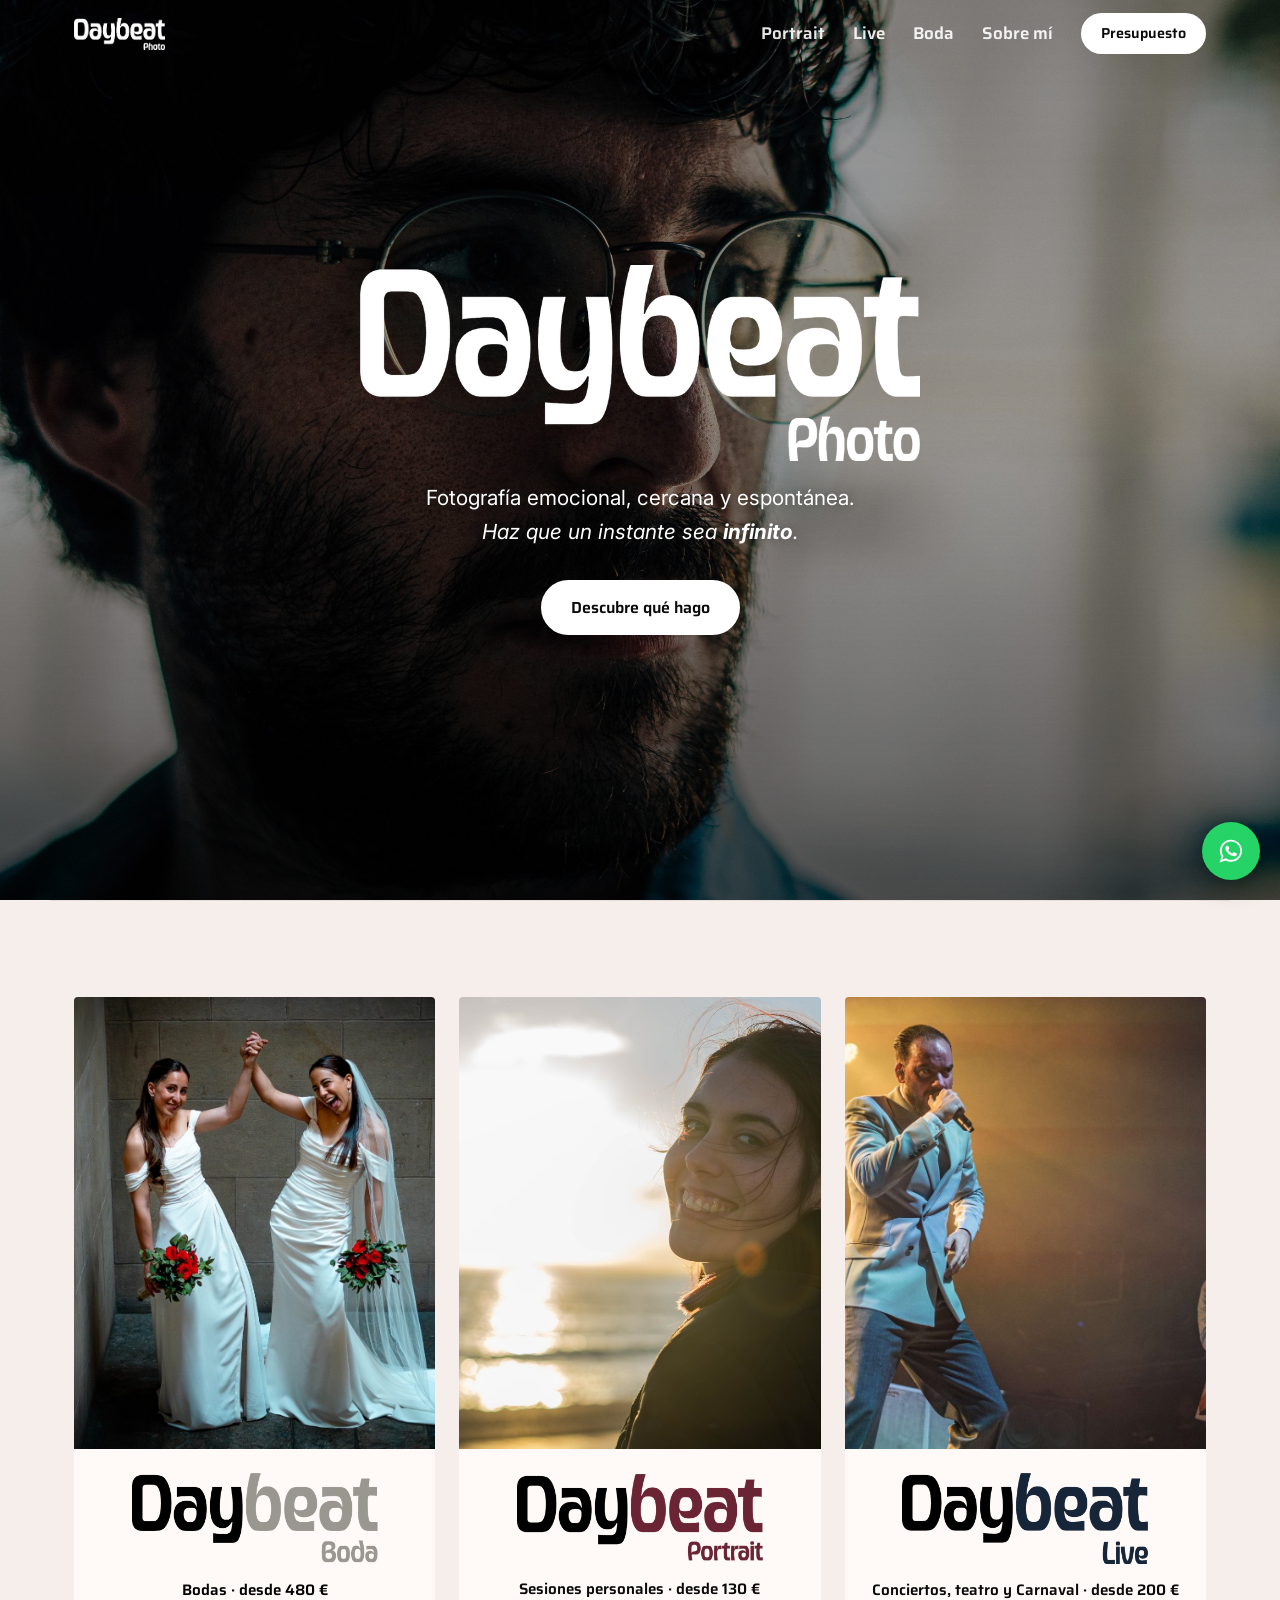
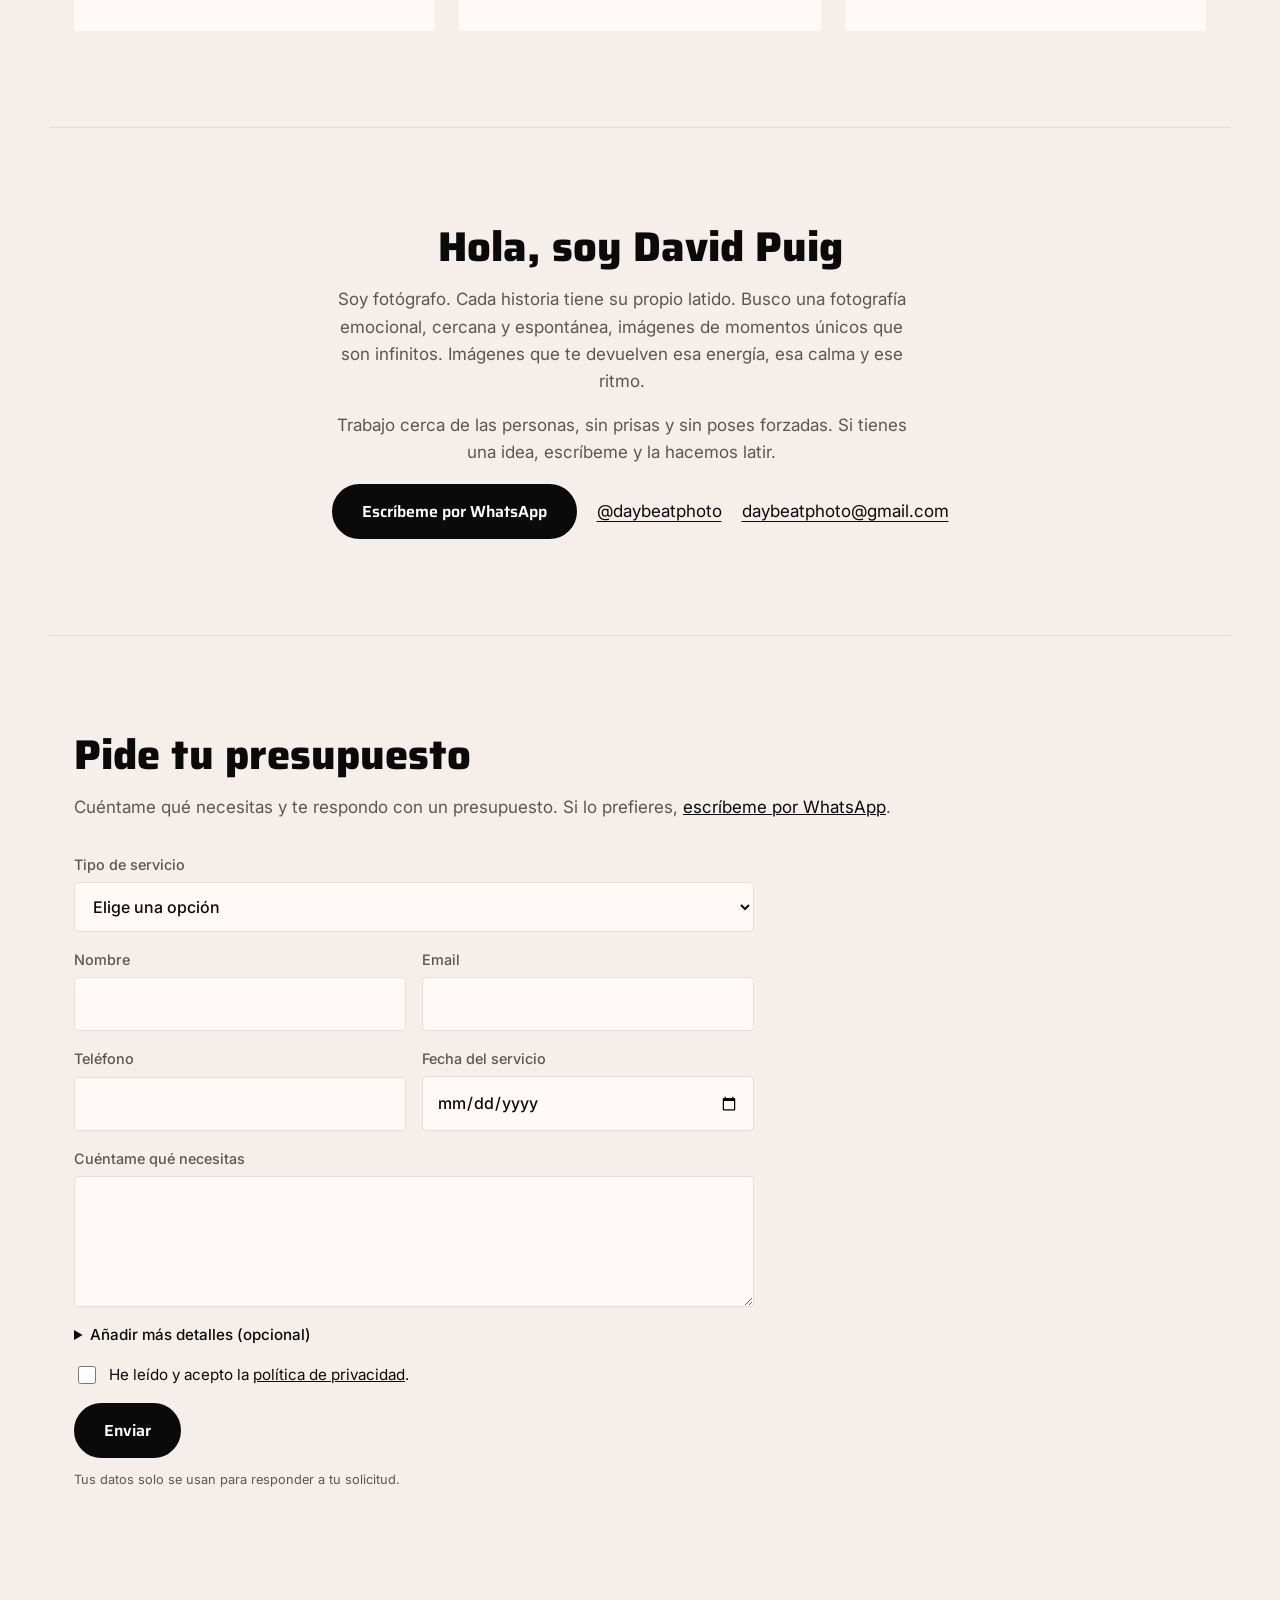
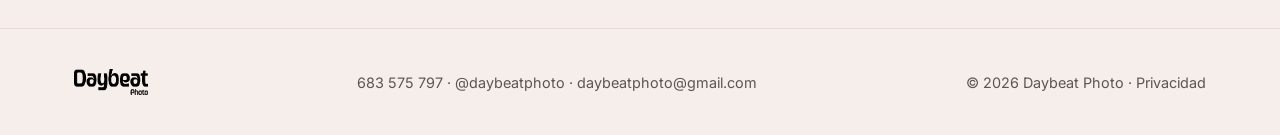
<file: index.html>
<!doctype html>
<html lang="es">
<head>
  <meta charset="utf-8">
  <meta name="viewport" content="width=device-width, initial-scale=1">
  <title>Daybeat Photo · Fotografía en Sabadell</title>
  <meta name="description" content="Daybeat Photo: fotografía emocional de bodas, sesiones personales, conciertos, teatro y Carnaval, por David Puig.">
  <link rel="preconnect" href="https://fonts.googleapis.com">
  <link rel="preconnect" href="https://fonts.gstatic.com" crossorigin>
  <link href="https://fonts.googleapis.com/css2?family=Saira:wght@400;600;800&family=Inter:wght@400;500&display=swap" rel="stylesheet">
  <link rel="stylesheet" href="styles.css">
</head>
<body class="home">
  <header class="nav">
    <a class="logo" href="index.html"><img src="img/daybeat-photo.png" alt="Daybeat Photo, inicio"></a>
    <nav>
      <a href="portrait.html" class="portrait">Portrait</a>
      <a href="live.html" class="live">Live</a>
      <a href="boda.html" class="boda">Boda</a>
      <a href="index.html#sobre-mi" class="nav-about">Sobre mí</a>
      <a href="#contacto" class="btn btn-small">Presupuesto</a>
    </nav>
  </header>

  <main>
    <section class="home-hero">
      <picture class="hero-bg" aria-hidden="true">
        <source media="(max-width: 760px)" srcset="img/hero-home.jpg">
        <img src="img/hero-home.jpg" alt="">
      </picture>
      <div class="home-hero-inner">
        <h1><img src="img/daybeat-photo-white.png" alt="Daybeat Photo"></h1>
        <p class="lead">Fotografía emocional, cercana y espontánea.<br><em>Haz que un instante sea <strong>infinito</strong>.</em></p>
        <a href="#servicios" class="btn btn-light">Descubre qué hago</a>
      </div>
    </section>

    <section id="servicios">
      <div class="cards">
        <a href="boda.html" class="card boda">
          <img class="card-photo" src="img/boda/boda-novias.jpg" alt="">
          <img class="card-logo" src="img/daybeat-boda.png" alt="Daybeat Boda">
          <span>Bodas · desde 480 €</span>
        </a>
        <a href="portrait.html" class="card portrait">
          <img class="card-photo" src="img/portrait/portrait-playa.jpg" alt="">
          <img class="card-logo" src="img/daybeat-portrait.png" alt="Daybeat Portrait">
          <span>Sesiones personales · desde 130 €</span>
        </a>
        <a href="live.html" class="card live">
          <img class="card-photo" src="img/live/live-cantante.jpg" alt="">
          <img class="card-logo" src="img/daybeat-live.png" alt="Daybeat Live">
          <span>Conciertos, teatro y Carnaval · desde 200 €</span>
        </a>
      </div>
    </section>

    <section id="sobre-mi" class="about">
      <div>
        <h2>Hola, soy David Puig</h2>
        <p>Soy fotógrafo. Cada historia tiene su propio latido. Busco una fotografía emocional, cercana y espontánea, imágenes de momentos únicos que son infinitos. Imágenes que te devuelven esa energía, esa calma y ese ritmo.</p>
        <p>Trabajo cerca de las personas, sin prisas y sin poses forzadas. Si tienes una idea, escríbeme y la hacemos latir.</p>
        <div class="contact-links">
          <a class="btn" href="https://wa.me/34683575797" target="_blank" rel="noopener">Escríbeme por WhatsApp</a>
          <a href="https://instagram.com/daybeatphoto" target="_blank" rel="noopener">@daybeatphoto</a>
          <a href="mailto:daybeatphoto@gmail.com">daybeatphoto@gmail.com</a>
        </div>
      </div>
    </section>


    <section id="contacto" class="contact">
      <h2>Pide tu presupuesto</h2>
      <p>Cuéntame qué necesitas y te respondo con un presupuesto. Si lo prefieres, <a href="https://wa.me/34683575797" target="_blank" rel="noopener">escríbeme por WhatsApp</a>.</p>
      <form id="lead-form" novalidate>
        <label>Tipo de servicio
          <select name="servicio" required>
            <option value="">Elige una opción</option>
            <option value="Bodas">Daybeat Boda · Bodas</option>
            <option value="Sesiones personales">Daybeat Portrait · Sesiones personales</option>
            <option value="Conciertos">Daybeat Live · Conciertos, teatro y Carnaval</option>
          </select>
        </label>
        <div class="row">
          <label>Nombre<input name="nombre" required autocomplete="name"></label>
          <label>Email<input name="email" type="email" required autocomplete="email"></label>
        </div>
        <div class="row">
          <label>Teléfono<input name="telefono" type="tel" autocomplete="tel"></label>
          <label>Fecha del servicio<input name="fecha" type="date"></label>
        </div>
        <label>Cuéntame qué necesitas<textarea name="mensaje" rows="4"></textarea></label>
        <details class="more">
          <summary>Añadir más detalles (opcional)</summary>
          <div class="more-fields">
            <div class="row">
              <label>Ubicación<input name="ubicacion"></label>
              <label>Duración<input name="duracion" placeholder="p. ej. 4 horas"></label>
            </div>
            <div class="row">
              <label>Personas<input name="personas" type="number" min="1"></label>
              <label>Presupuesto aproximado<input name="presupuesto" placeholder="p. ej. 800 €"></label>
            </div>
            <label>Extras<input name="extras" placeholder="Álbum, vídeo, segundo fotógrafo..."></label>
          </div>
        </details>
        <label class="check"><input type="checkbox" name="privacidad" required><span>He leído y acepto la <a href="privacidad.html" target="_blank">política de privacidad</a>.</span></label>
        <input name="web" class="hp" tabindex="-1" autocomplete="off" aria-hidden="true">
        <button class="btn" type="submit">Enviar</button>
        <p class="legal">Tus datos solo se usan para responder a tu solicitud.</p>
        <p id="form-status" role="status"></p>
      </form>
    </section>
  </main>

  <footer>
    <a href="index.html"><img src="img/daybeat-photo.png" alt="Daybeat Photo"></a>
    <span><a href="https://wa.me/34683575797">683 575 797</a> · <a href="https://instagram.com/daybeatphoto">@daybeatphoto</a> · <a href="mailto:daybeatphoto@gmail.com">daybeatphoto@gmail.com</a></span>
    <span>© <span id="year"></span> Daybeat Photo · <a href="privacidad.html">Privacidad</a></span>
  </footer>

  <a class="wa-float" href="https://wa.me/34683575797?text=Hola%20David%2C%20he%20visto%20tu%20web%20y%20me%20gustar%C3%ADa%20pedir%20informaci%C3%B3n." target="_blank" rel="noopener" aria-label="Escríbeme por WhatsApp">
    <svg viewBox="0 0 32 32" width="28" height="28" aria-hidden="true"><path fill="currentColor" d="M16 3C9 3 3.3 8.6 3.3 15.6c0 2.4.7 4.7 1.9 6.7L3 29l6.9-2.2c1.9 1 4 1.6 6.1 1.6 7 0 12.7-5.6 12.7-12.6S23 3 16 3zm0 23.1c-1.9 0-3.8-.5-5.4-1.5l-.4-.2-4.1 1.3 1.3-4-.3-.4c-1.1-1.7-1.7-3.6-1.7-5.6C5.4 9.8 10.2 5.1 16 5.1s10.6 4.7 10.6 10.5S21.8 26.1 16 26.1zm5.8-7.8c-.3-.2-1.9-.9-2.2-1s-.5-.2-.7.2-.8 1-1 1.2-.4.2-.7.1c-.3-.2-1.3-.5-2.5-1.6-.9-.8-1.5-1.8-1.7-2.1s0-.5.1-.6l.5-.6c.2-.2.2-.4.3-.6s0-.4 0-.6c-.1-.2-.7-1.7-1-2.3-.3-.6-.5-.5-.7-.5h-.6c-.2 0-.6.1-.9.4s-1.2 1.1-1.2 2.7 1.2 3.1 1.3 3.3c.2.2 2.3 3.5 5.6 4.9 2.8 1.1 3.3.9 3.9.8.6-.1 1.9-.8 2.2-1.5s.3-1.4.2-1.5c-.1-.2-.3-.3-.6-.4z"/></svg>
  </a>
  <script src="main.js"></script>
</body>
</html>
</file>
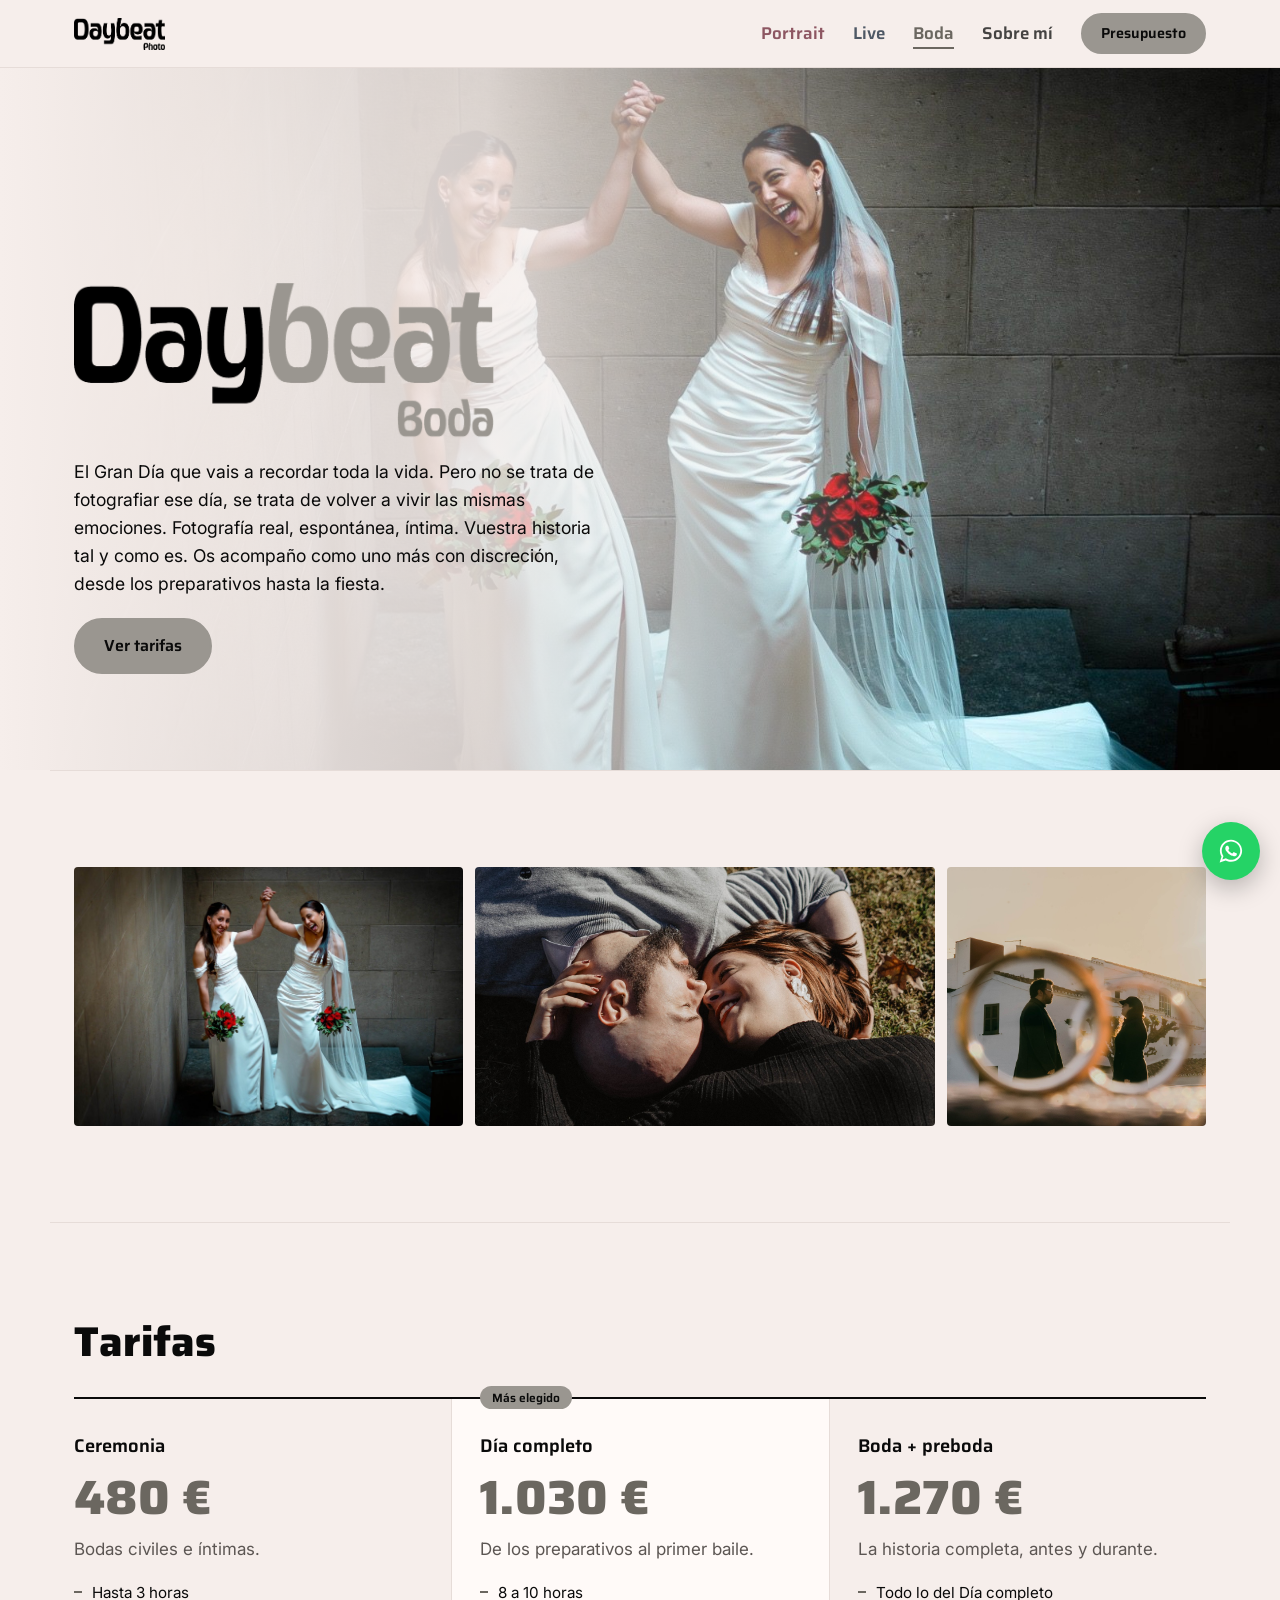
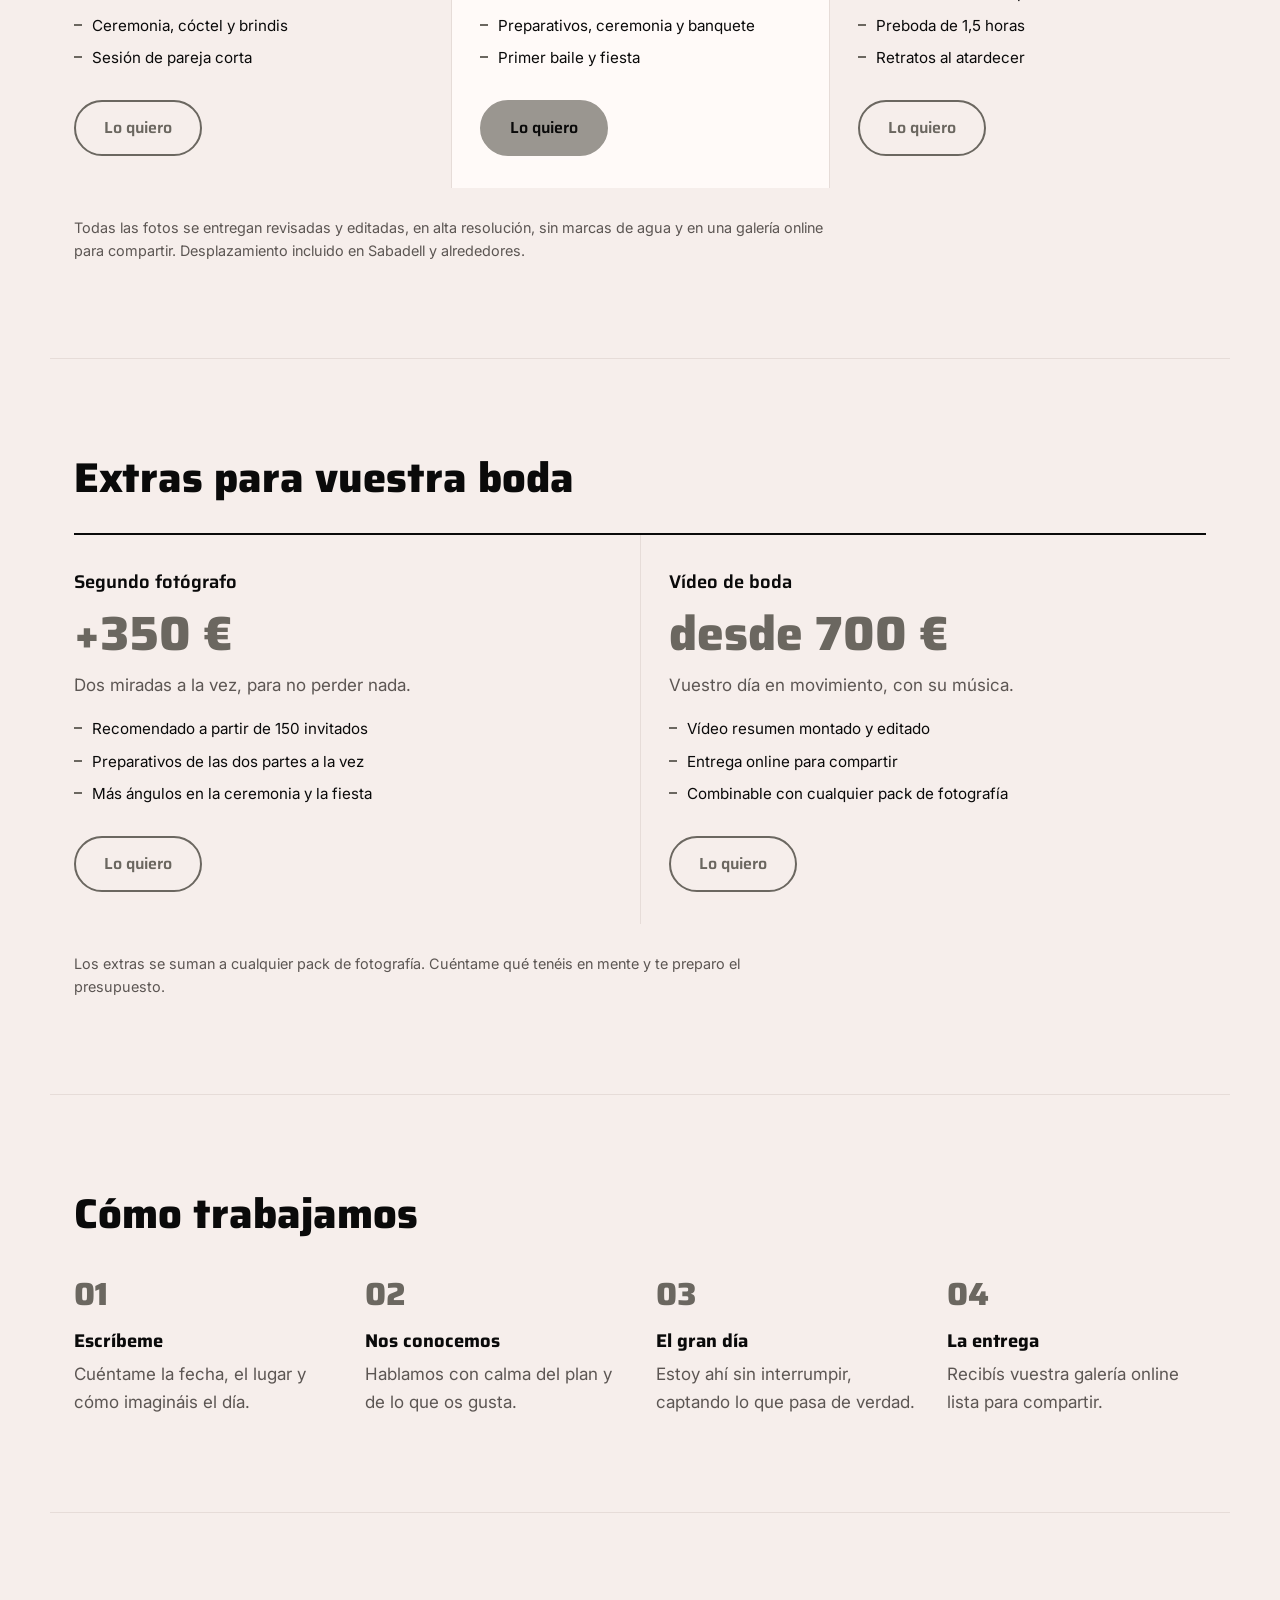
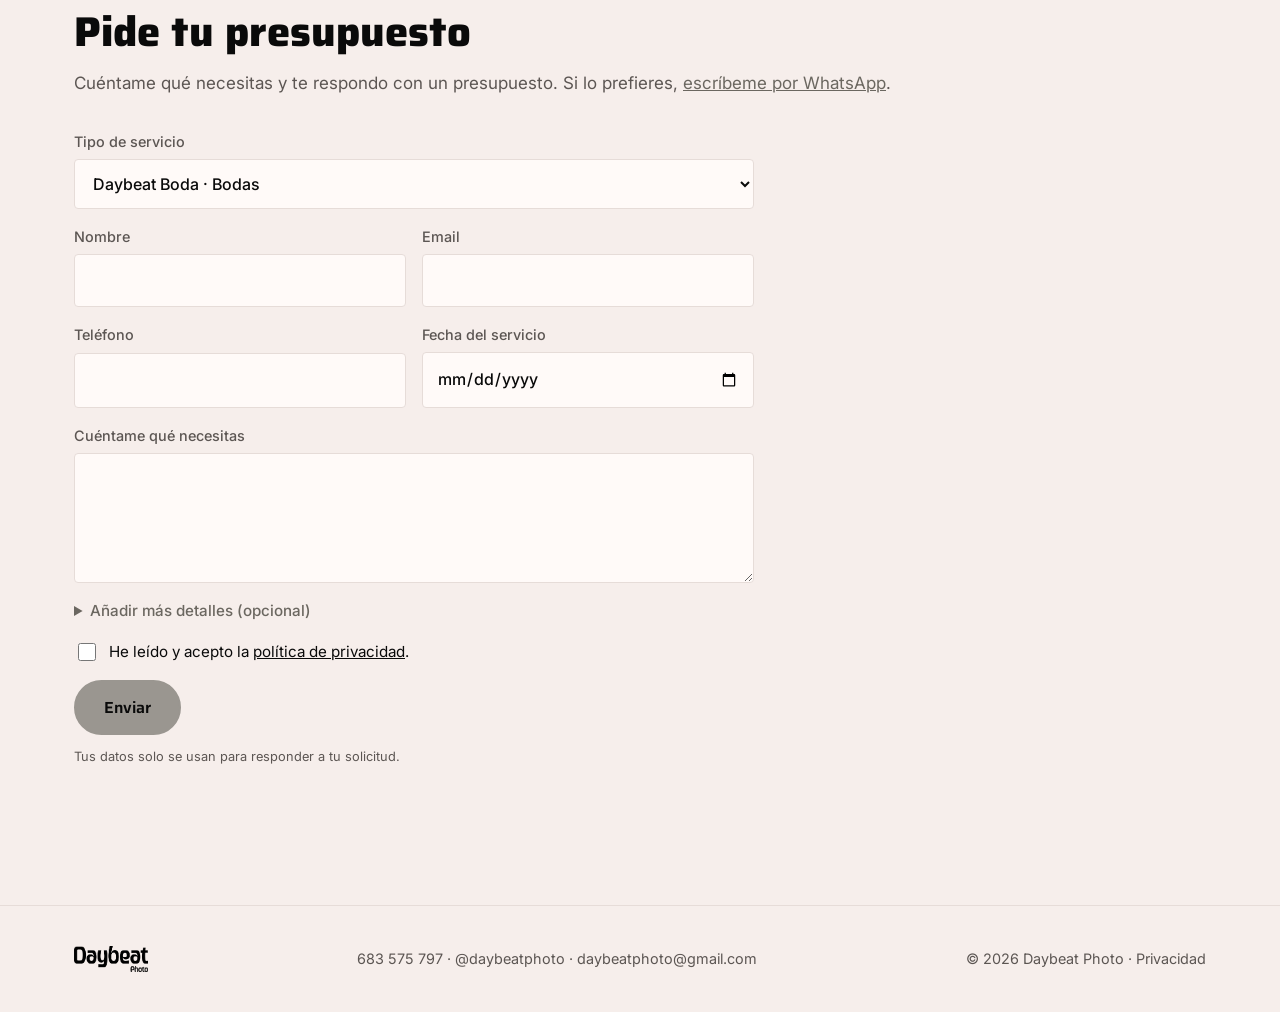
<file: boda.html>
<!doctype html>
<html lang="es">
<head>
  <meta charset="utf-8">
  <meta name="viewport" content="width=device-width, initial-scale=1">
  <title>Daybeat Boda · Fotografía de bodas en Sabadell</title>
  <meta name="description" content="Fotografía de bodas emocional y espontánea en Sabadell. Tarifas desde 480 €.">
  <link rel="preconnect" href="https://fonts.googleapis.com">
  <link rel="preconnect" href="https://fonts.gstatic.com" crossorigin>
  <link href="https://fonts.googleapis.com/css2?family=Saira:wght@400;600;800&family=Inter:wght@400;500&display=swap" rel="stylesheet">
  <link rel="stylesheet" href="styles.css">
</head>
<body class="boda">
  <header class="nav">
    <a class="logo" href="index.html"><img src="img/daybeat-photo.png" alt="Daybeat Photo, inicio"></a>
    <nav>
      <a href="portrait.html" class="portrait">Portrait</a>
      <a href="live.html" class="live">Live</a>
      <a href="boda.html" class="boda" aria-current="page">Boda</a>
      <a href="index.html#sobre-mi" class="nav-about">Sobre mí</a>
      <a href="#contacto" class="btn btn-small">Presupuesto</a>
    </nav>
  </header>

  <main>
    <section class="cover" style="--pos:center 35%">
      <img class="cover-img" src="img/boda/boda-novias.jpg" alt="">
      <div class="cover-inner">
        <img class="brand-logo" src="img/daybeat-boda.png" alt="Daybeat Boda">
        <p class="brand-intro">El Gran Día que vais a recordar toda la vida. Pero no se trata de fotografiar ese día, se trata de volver a vivir las mismas emociones. Fotografía real, espontánea, íntima. Vuestra historia tal y como es. Os acompaño como uno más con discreción, desde los preparativos hasta la fiesta.</p>
        <a href="#tarifas" class="btn">Ver tarifas</a>
      </div>
    </section>

    <section class="work">
      <div class="gallery">
        <div class="g-row">
          <img src="img/boda/boda-novias.jpg" alt="Dos novias celebrando con los ramos en la mano" loading="lazy" style="flex:1.501 1 0%;aspect-ratio:1.501">
          <img src="img/boda/boda-pareja-cesped.jpg" alt="Pareja tumbada en el césped, mejilla con mejilla" loading="lazy" style="flex:1.778 1 0%;aspect-ratio:1.778">
          <img src="img/boda/boda-anillos.jpg" alt="Pareja vista a través de dos alianzas al atardecer" loading="lazy" style="flex:1.000 1 0%;aspect-ratio:1.000">
        </div>
      </div>
    </section>

    <section id="tarifas">
      <h2>Tarifas</h2>
      <div class="packs cols-3">
        <article class="pack">
          <h4>Ceremonia</h4>
          <p class="price">480 €</p>
          <p class="pack-desc">Bodas civiles e íntimas.</p>
          <ul>
            <li>Hasta 3 horas</li>
            <li>Ceremonia, cóctel y brindis</li>
            <li>Sesión de pareja corta</li>
          </ul>
          <a href="#contacto" class="btn btn-outline" data-servicio="Bodas" data-pack="Ceremonia (480 €)">Lo quiero</a>
        </article>
        <article class="pack featured">
          <p class="tag">Más elegido</p>
          <h4>Día completo</h4>
          <p class="price">1.030 €</p>
          <p class="pack-desc">De los preparativos al primer baile.</p>
          <ul>
            <li>8 a 10 horas</li>
            <li>Preparativos, ceremonia y banquete</li>
            <li>Primer baile y fiesta</li>
          </ul>
          <a href="#contacto" class="btn" data-servicio="Bodas" data-pack="Día completo (1.030 €)">Lo quiero</a>
        </article>
        <article class="pack">
          <h4>Boda + preboda</h4>
          <p class="price">1.270 €</p>
          <p class="pack-desc">La historia completa, antes y durante.</p>
          <ul>
            <li>Todo lo del Día completo</li>
            <li>Preboda de 1,5 horas</li>
            <li>Retratos al atardecer</li>
          </ul>
          <a href="#contacto" class="btn btn-outline" data-servicio="Bodas" data-pack="Boda + preboda (1.270 €)">Lo quiero</a>
        </article>
      </div>
      <p class="note">Todas las fotos se entregan revisadas y editadas, en alta resolución, sin marcas de agua y en una galería online para compartir. Desplazamiento incluido en Sabadell y alrededores.</p>
    </section>

    <section id="extras">
      <h2>Extras para vuestra boda</h2>
      <div class="packs cols-2">
        <article class="pack">
          <h4>Segundo fotógrafo</h4>
          <p class="price">+350 €</p>
          <p class="pack-desc">Dos miradas a la vez, para no perder nada.</p>
          <ul>
            <li>Recomendado a partir de 150 invitados</li>
            <li>Preparativos de las dos partes a la vez</li>
            <li>Más ángulos en la ceremonia y la fiesta</li>
          </ul>
          <a href="#contacto" class="btn btn-outline" data-servicio="Bodas" data-pack="Segundo fotógrafo (+350 €)">Lo quiero</a>
        </article>
        <article class="pack">
          <h4>Vídeo de boda</h4>
          <p class="price">desde 700 €</p>
          <p class="pack-desc">Vuestro día en movimiento, con su música.</p>
          <ul>
            <li>Vídeo resumen montado y editado</li>
            <li>Entrega online para compartir</li>
            <li>Combinable con cualquier pack de fotografía</li>
          </ul>
          <a href="#contacto" class="btn btn-outline" data-servicio="Bodas" data-pack="Vídeo de boda (desde 700 €)">Lo quiero</a>
        </article>
      </div>
      <p class="note">Los extras se suman a cualquier pack de fotografía. Cuéntame qué tenéis en mente y te preparo el presupuesto.</p>
    </section>

    <section class="how">
      <h2>Cómo trabajamos</h2>
      <ol class="steps">
        <li><strong>Escríbeme</strong><span>Cuéntame la fecha, el lugar y cómo imagináis el día.</span></li>
        <li><strong>Nos conocemos</strong><span>Hablamos con calma del plan y de lo que os gusta.</span></li>
        <li><strong>El gran día</strong><span>Estoy ahí sin interrumpir, captando lo que pasa de verdad.</span></li>
        <li><strong>La entrega</strong><span>Recibís vuestra galería online lista para compartir.</span></li>
      </ol>
    </section>

    <section id="contacto" class="contact">
      <h2>Pide tu presupuesto</h2>
      <p>Cuéntame qué necesitas y te respondo con un presupuesto. Si lo prefieres, <a href="https://wa.me/34683575797" target="_blank" rel="noopener">escríbeme por WhatsApp</a>.</p>
      <form id="lead-form" novalidate>
        <label>Tipo de servicio
          <select name="servicio" required>
            <option value="">Elige una opción</option>
            <option value="Bodas" selected>Daybeat Boda · Bodas</option>
            <option value="Sesiones personales">Daybeat Portrait · Sesiones personales</option>
            <option value="Conciertos">Daybeat Live · Conciertos, teatro y Carnaval</option>
          </select>
        </label>
        <div class="row">
          <label>Nombre<input name="nombre" required autocomplete="name"></label>
          <label>Email<input name="email" type="email" required autocomplete="email"></label>
        </div>
        <div class="row">
          <label>Teléfono<input name="telefono" type="tel" autocomplete="tel"></label>
          <label>Fecha del servicio<input name="fecha" type="date"></label>
        </div>
        <label>Cuéntame qué necesitas<textarea name="mensaje" rows="4"></textarea></label>
        <details class="more">
          <summary>Añadir más detalles (opcional)</summary>
          <div class="more-fields">
            <div class="row">
              <label>Ubicación<input name="ubicacion"></label>
              <label>Duración<input name="duracion" placeholder="p. ej. 4 horas"></label>
            </div>
            <div class="row">
              <label>Personas<input name="personas" type="number" min="1"></label>
              <label>Presupuesto aproximado<input name="presupuesto" placeholder="p. ej. 800 €"></label>
            </div>
            <label>Extras<input name="extras" placeholder="Álbum, vídeo, segundo fotógrafo..."></label>
          </div>
        </details>
        <label class="check"><input type="checkbox" name="privacidad" required><span>He leído y acepto la <a href="privacidad.html" target="_blank">política de privacidad</a>.</span></label>
        <input name="web" class="hp" tabindex="-1" autocomplete="off" aria-hidden="true">
        <button class="btn" type="submit">Enviar</button>
        <p class="legal">Tus datos solo se usan para responder a tu solicitud.</p>
        <p id="form-status" role="status"></p>
      </form>
    </section>
  </main>

  <footer>
    <a href="index.html"><img src="img/daybeat-photo.png" alt="Daybeat Photo"></a>
    <span><a href="https://wa.me/34683575797">683 575 797</a> · <a href="https://instagram.com/daybeatphoto">@daybeatphoto</a> · <a href="mailto:daybeatphoto@gmail.com">daybeatphoto@gmail.com</a></span>
    <span>© <span id="year"></span> Daybeat Photo · <a href="privacidad.html">Privacidad</a></span>
  </footer>

  <a class="wa-float" href="https://wa.me/34683575797?text=Hola%20David%2C%20he%20visto%20tu%20web%20y%20me%20gustar%C3%ADa%20pedir%20informaci%C3%B3n." target="_blank" rel="noopener" aria-label="Escríbeme por WhatsApp">
    <svg viewBox="0 0 32 32" width="28" height="28" aria-hidden="true"><path fill="currentColor" d="M16 3C9 3 3.3 8.6 3.3 15.6c0 2.4.7 4.7 1.9 6.7L3 29l6.9-2.2c1.9 1 4 1.6 6.1 1.6 7 0 12.7-5.6 12.7-12.6S23 3 16 3zm0 23.1c-1.9 0-3.8-.5-5.4-1.5l-.4-.2-4.1 1.3 1.3-4-.3-.4c-1.1-1.7-1.7-3.6-1.7-5.6C5.4 9.8 10.2 5.1 16 5.1s10.6 4.7 10.6 10.5S21.8 26.1 16 26.1zm5.8-7.8c-.3-.2-1.9-.9-2.2-1s-.5-.2-.7.2-.8 1-1 1.2-.4.2-.7.1c-.3-.2-1.3-.5-2.5-1.6-.9-.8-1.5-1.8-1.7-2.1s0-.5.1-.6l.5-.6c.2-.2.2-.4.3-.6s0-.4 0-.6c-.1-.2-.7-1.7-1-2.3-.3-.6-.5-.5-.7-.5h-.6c-.2 0-.6.1-.9.4s-1.2 1.1-1.2 2.7 1.2 3.1 1.3 3.3c.2.2 2.3 3.5 5.6 4.9 2.8 1.1 3.3.9 3.9.8.6-.1 1.9-.8 2.2-1.5s.3-1.4.2-1.5c-.1-.2-.3-.3-.6-.4z"/></svg>
  </a>
  <script src="main.js"></script>
</body>
</html>
</file>
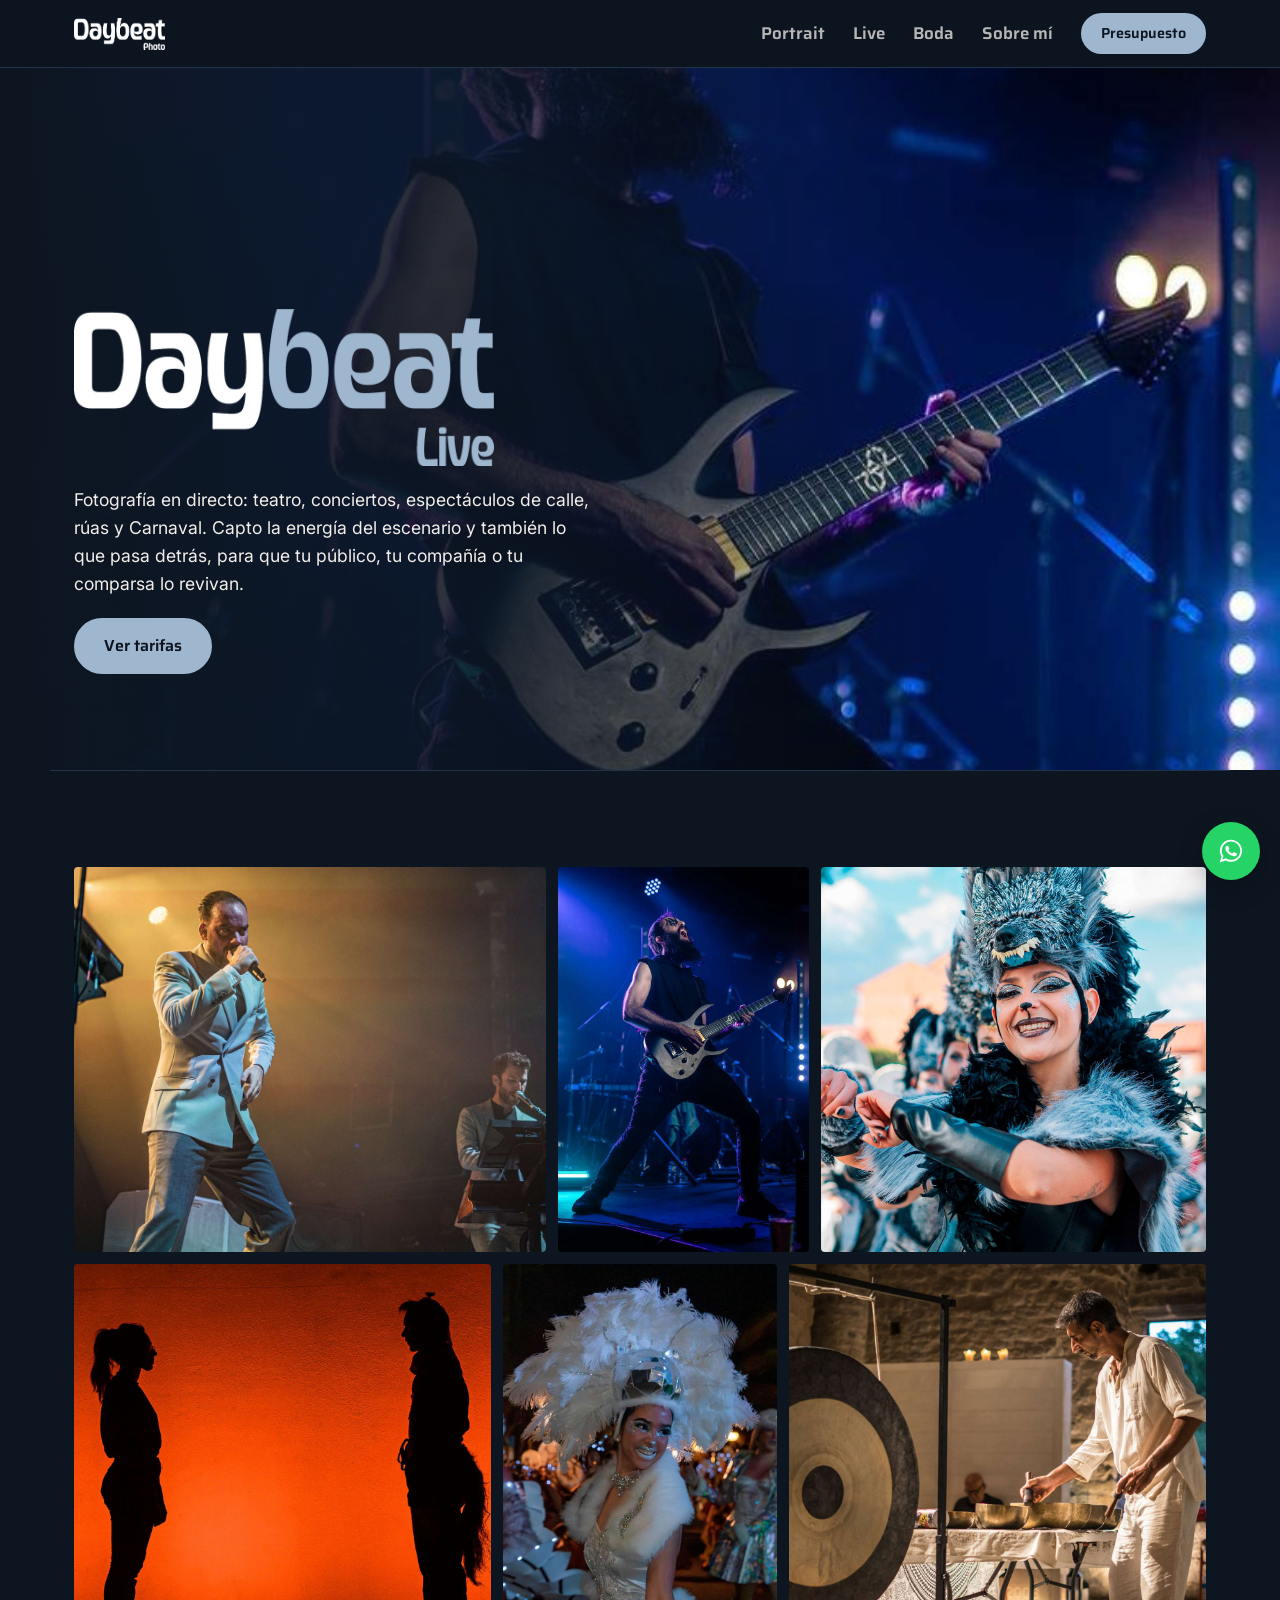
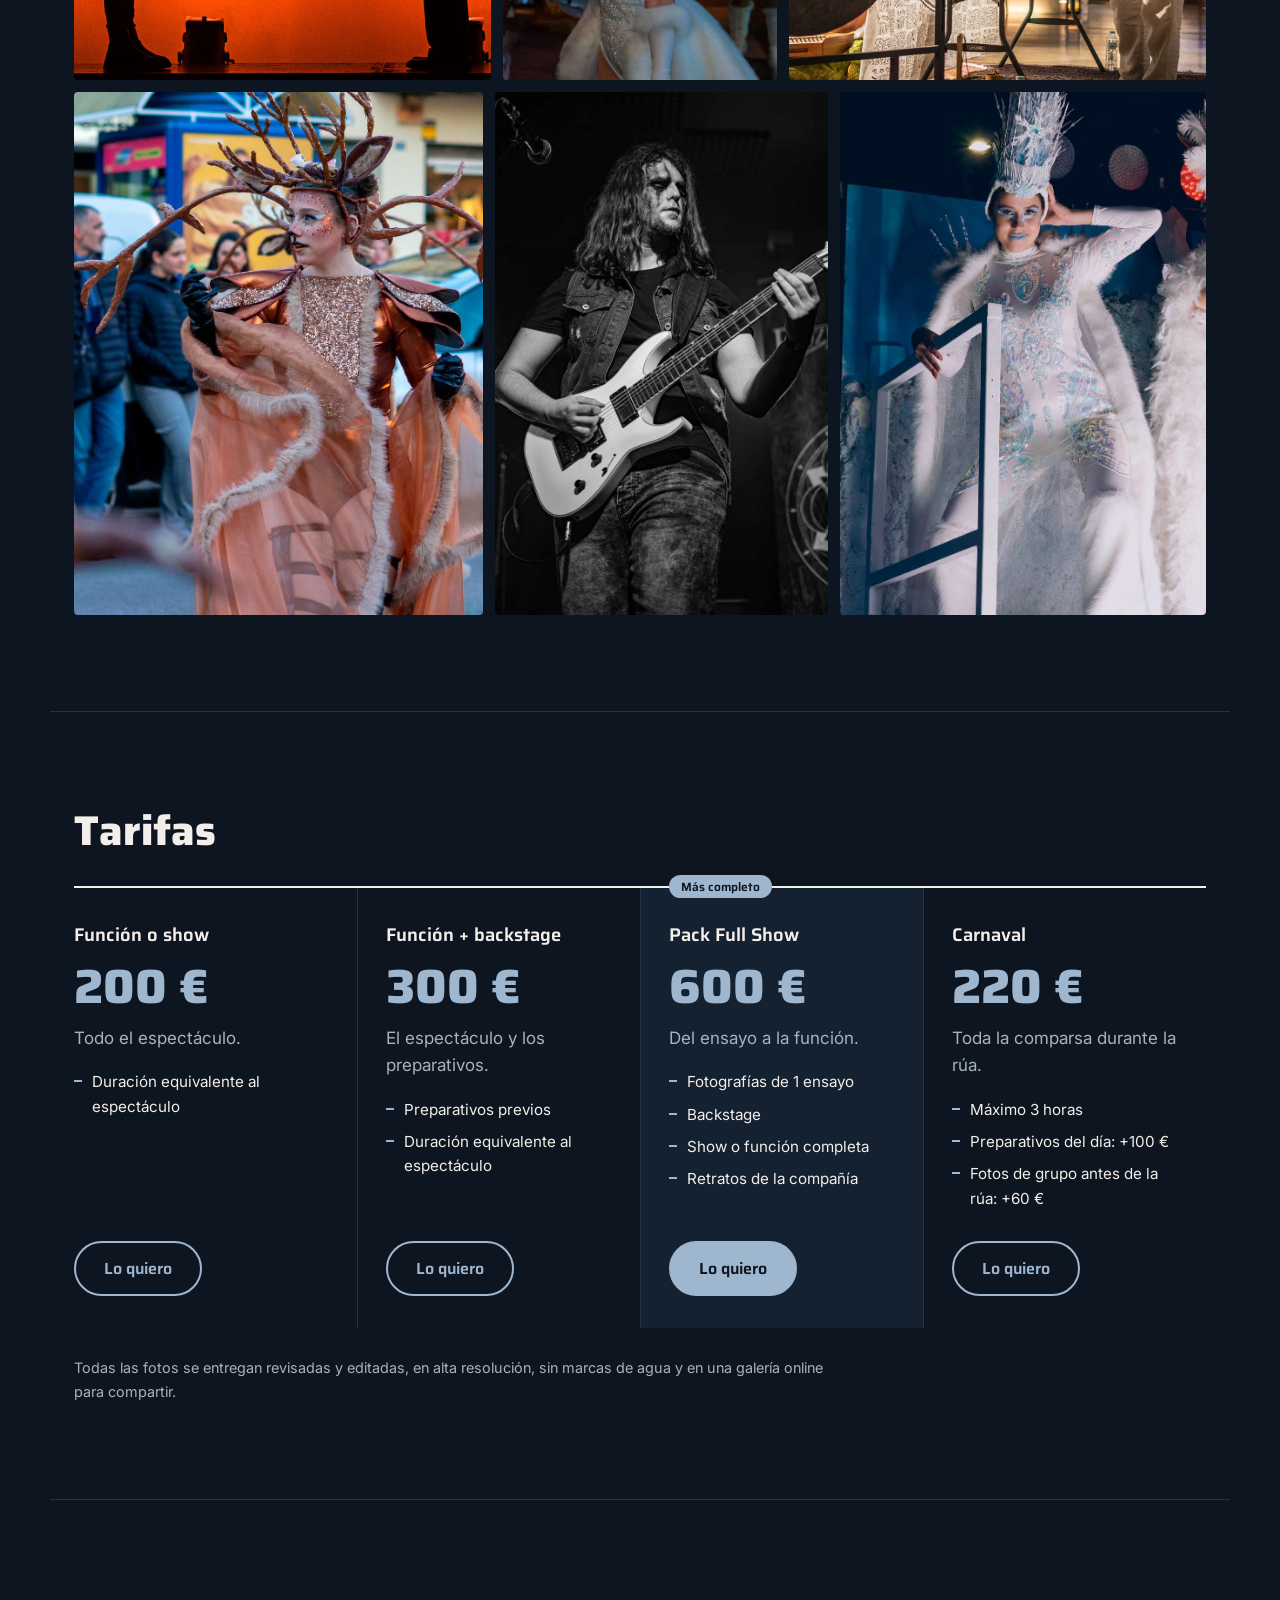
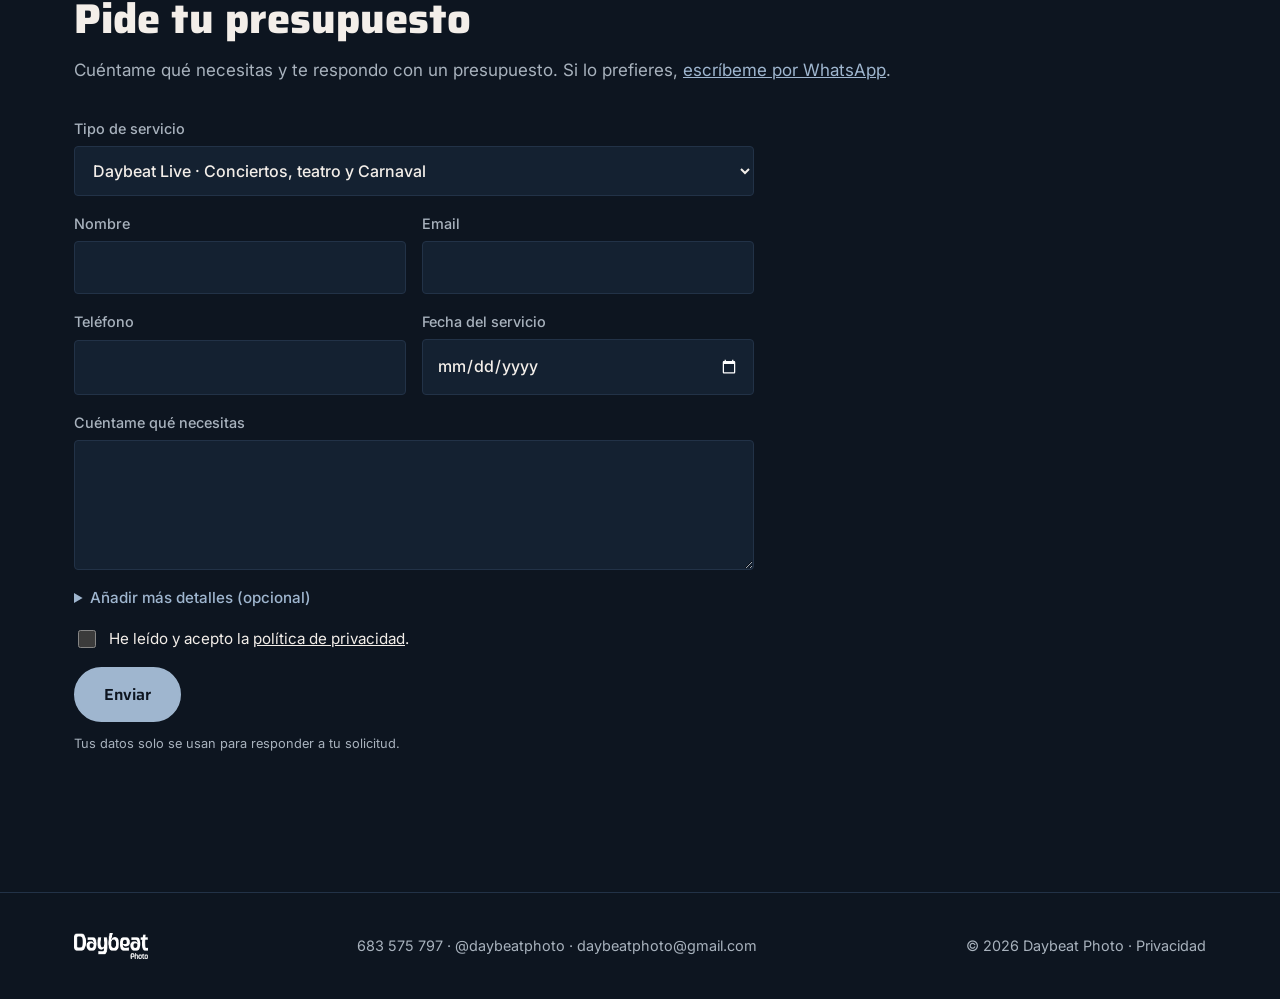
<file: live.html>
<!doctype html>
<html lang="es">
<head>
  <meta charset="utf-8">
  <meta name="viewport" content="width=device-width, initial-scale=1">
  <title>Daybeat Live · Fotografía de conciertos, teatro y Carnaval</title>
  <meta name="description" content="Fotografía en directo: conciertos, teatro, espectáculos de calle y Carnaval. Desde 200 €.">
  <link rel="preconnect" href="https://fonts.googleapis.com">
  <link rel="preconnect" href="https://fonts.gstatic.com" crossorigin>
  <link href="https://fonts.googleapis.com/css2?family=Saira:wght@400;600;800&family=Inter:wght@400;500&display=swap" rel="stylesheet">
  <link rel="stylesheet" href="styles.css">
</head>
<body class="live dark">
  <header class="nav">
    <a class="logo" href="index.html"><img src="img/daybeat-photo-white.png" alt="Daybeat Photo, inicio"></a>
    <nav>
      <a href="portrait.html" class="portrait">Portrait</a>
      <a href="live.html" class="live">Live</a>
      <a href="boda.html" class="boda">Boda</a>
      <a href="index.html#sobre-mi" class="nav-about">Sobre mí</a>
      <a href="#contacto" class="btn btn-small">Presupuesto</a>
    </nav>
  </header>

  <main>
    <section class="cover" style="--pos:center 30%">
      <img class="cover-img" src="img/live/live-guitarrista.jpg" alt="">
      <div class="cover-inner">
        <img class="brand-logo" src="img/daybeat-live-dark.png" alt="Daybeat Live">
        <p class="brand-intro">Fotografía en directo: teatro, conciertos, espectáculos de calle, rúas y Carnaval. Capto la energía del escenario y también lo que pasa detrás, para que tu público, tu compañía o tu comparsa lo revivan.</p>
        <a href="#tarifas" class="btn">Ver tarifas</a>
      </div>
    </section>

    <section class="work">
      <div class="gallery">
        <div class="g-row">
          <img src="img/live/live-cantante.jpg" alt="Cantante en concierto" loading="lazy" style="flex:1.228 1 0%;aspect-ratio:1.228">
          <img src="img/live/live-guitarrista.jpg" alt="Guitarrista en directo" loading="lazy" style="flex:0.652 1 0%;aspect-ratio:0.652">
          <img src="img/live/live-carnaval-lobo.jpg" alt="Comparsa de Carnaval con disfraz de lobo" loading="lazy" style="flex:1.000 1 0%;aspect-ratio:1.000">
        </div>
        <div class="g-row">
          <img src="img/live/live-teatro.jpg" alt="Siluetas en una obra de teatro" loading="lazy" style="flex:1.000 1 0%;aspect-ratio:1.000">
          <img src="img/live/live-carnaval-plumas.jpg" alt="Comparsa de Carnaval de noche" loading="lazy" style="flex:0.659 1 0%;aspect-ratio:0.659">
          <img src="img/live/live-gong.jpg" alt="Concierto de gong y cuencos" loading="lazy" style="flex:1.000 1 0%;aspect-ratio:1.000">
        </div>
        <div class="g-row">
          <img src="img/live/live-carnaval-ciervo.jpg" alt="Rúa de Carnaval" loading="lazy" style="flex:0.782 1 0%;aspect-ratio:0.782">
          <img src="img/live/live-guitarra-bn.jpg" alt="Guitarrista en blanco y negro" loading="lazy" style="flex:0.637 1 0%;aspect-ratio:0.637">
          <img src="img/live/live-carnaval-reina.jpg" alt="Carnaval, reina de las nieves" loading="lazy" style="flex:0.701 1 0%;aspect-ratio:0.701">
        </div>
      </div>
    </section>

    <section id="tarifas">
      <h2>Tarifas</h2>
      <div class="packs cols-4">
        <article class="pack">
          <h4>Función o show</h4>
          <p class="price">200 €</p>
          <p class="pack-desc">Todo el espectáculo.</p>
          <ul>
            <li>Duración equivalente al espectáculo</li>
          </ul>
          <a href="#contacto" class="btn btn-outline" data-servicio="Conciertos" data-pack="Función o show (200 €)">Lo quiero</a>
        </article>
        <article class="pack">
          <h4>Función + backstage</h4>
          <p class="price">300 €</p>
          <p class="pack-desc">El espectáculo y los preparativos.</p>
          <ul>
            <li>Preparativos previos</li>
            <li>Duración equivalente al espectáculo</li>
          </ul>
          <a href="#contacto" class="btn btn-outline" data-servicio="Conciertos" data-pack="Función + backstage (300 €)">Lo quiero</a>
        </article>
        <article class="pack featured">
          <p class="tag">Más completo</p>
          <h4>Pack Full Show</h4>
          <p class="price">600 €</p>
          <p class="pack-desc">Del ensayo a la función.</p>
          <ul>
            <li>Fotografías de 1 ensayo</li>
            <li>Backstage</li>
            <li>Show o función completa</li>
            <li>Retratos de la compañía</li>
          </ul>
          <a href="#contacto" class="btn" data-servicio="Conciertos" data-pack="Pack Full Show (600 €)">Lo quiero</a>
        </article>
        <article class="pack">
          <h4>Carnaval</h4>
          <p class="price">220 €</p>
          <p class="pack-desc">Toda la comparsa durante la rúa.</p>
          <ul>
            <li>Máximo 3 horas</li>
            <li>Preparativos del día: +100 €</li>
            <li>Fotos de grupo antes de la rúa: +60 €</li>
          </ul>
          <a href="#contacto" class="btn btn-outline" data-servicio="Conciertos" data-pack="Carnaval (220 €)">Lo quiero</a>
        </article>
      </div>
      <p class="note">Todas las fotos se entregan revisadas y editadas, en alta resolución, sin marcas de agua y en una galería online para compartir.</p>
    </section>

    <section id="contacto" class="contact">
      <h2>Pide tu presupuesto</h2>
      <p>Cuéntame qué necesitas y te respondo con un presupuesto. Si lo prefieres, <a href="https://wa.me/34683575797" target="_blank" rel="noopener">escríbeme por WhatsApp</a>.</p>
      <form id="lead-form" novalidate>
        <label>Tipo de servicio
          <select name="servicio" required>
            <option value="">Elige una opción</option>
            <option value="Bodas">Daybeat Boda · Bodas</option>
            <option value="Sesiones personales">Daybeat Portrait · Sesiones personales</option>
            <option value="Conciertos" selected>Daybeat Live · Conciertos, teatro y Carnaval</option>
          </select>
        </label>
        <div class="row">
          <label>Nombre<input name="nombre" required autocomplete="name"></label>
          <label>Email<input name="email" type="email" required autocomplete="email"></label>
        </div>
        <div class="row">
          <label>Teléfono<input name="telefono" type="tel" autocomplete="tel"></label>
          <label>Fecha del servicio<input name="fecha" type="date"></label>
        </div>
        <label>Cuéntame qué necesitas<textarea name="mensaje" rows="4"></textarea></label>
        <details class="more">
          <summary>Añadir más detalles (opcional)</summary>
          <div class="more-fields">
            <div class="row">
              <label>Ubicación<input name="ubicacion"></label>
              <label>Duración<input name="duracion" placeholder="p. ej. 4 horas"></label>
            </div>
            <div class="row">
              <label>Personas<input name="personas" type="number" min="1"></label>
              <label>Presupuesto aproximado<input name="presupuesto" placeholder="p. ej. 800 €"></label>
            </div>
            <label>Extras<input name="extras" placeholder="Álbum, vídeo, segundo fotógrafo..."></label>
          </div>
        </details>
        <label class="check"><input type="checkbox" name="privacidad" required><span>He leído y acepto la <a href="privacidad.html" target="_blank">política de privacidad</a>.</span></label>
        <input name="web" class="hp" tabindex="-1" autocomplete="off" aria-hidden="true">
        <button class="btn" type="submit">Enviar</button>
        <p class="legal">Tus datos solo se usan para responder a tu solicitud.</p>
        <p id="form-status" role="status"></p>
      </form>
    </section>
  </main>

  <footer>
    <a href="index.html"><img src="img/daybeat-photo-white.png" alt="Daybeat Photo"></a>
    <span><a href="https://wa.me/34683575797">683 575 797</a> · <a href="https://instagram.com/daybeatphoto">@daybeatphoto</a> · <a href="mailto:daybeatphoto@gmail.com">daybeatphoto@gmail.com</a></span>
    <span>© <span id="year"></span> Daybeat Photo · <a href="privacidad.html">Privacidad</a></span>
  </footer>

  <a class="wa-float" href="https://wa.me/34683575797?text=Hola%20David%2C%20he%20visto%20tu%20web%20y%20me%20gustar%C3%ADa%20pedir%20informaci%C3%B3n." target="_blank" rel="noopener" aria-label="Escríbeme por WhatsApp">
    <svg viewBox="0 0 32 32" width="28" height="28" aria-hidden="true"><path fill="currentColor" d="M16 3C9 3 3.3 8.6 3.3 15.6c0 2.4.7 4.7 1.9 6.7L3 29l6.9-2.2c1.9 1 4 1.6 6.1 1.6 7 0 12.7-5.6 12.7-12.6S23 3 16 3zm0 23.1c-1.9 0-3.8-.5-5.4-1.5l-.4-.2-4.1 1.3 1.3-4-.3-.4c-1.1-1.7-1.7-3.6-1.7-5.6C5.4 9.8 10.2 5.1 16 5.1s10.6 4.7 10.6 10.5S21.8 26.1 16 26.1zm5.8-7.8c-.3-.2-1.9-.9-2.2-1s-.5-.2-.7.2-.8 1-1 1.2-.4.2-.7.1c-.3-.2-1.3-.5-2.5-1.6-.9-.8-1.5-1.8-1.7-2.1s0-.5.1-.6l.5-.6c.2-.2.2-.4.3-.6s0-.4 0-.6c-.1-.2-.7-1.7-1-2.3-.3-.6-.5-.5-.7-.5h-.6c-.2 0-.6.1-.9.4s-1.2 1.1-1.2 2.7 1.2 3.1 1.3 3.3c.2.2 2.3 3.5 5.6 4.9 2.8 1.1 3.3.9 3.9.8.6-.1 1.9-.8 2.2-1.5s.3-1.4.2-1.5c-.1-.2-.3-.3-.6-.4z"/></svg>
  </a>
  <script src="main.js"></script>
</body>
</html>
</file>
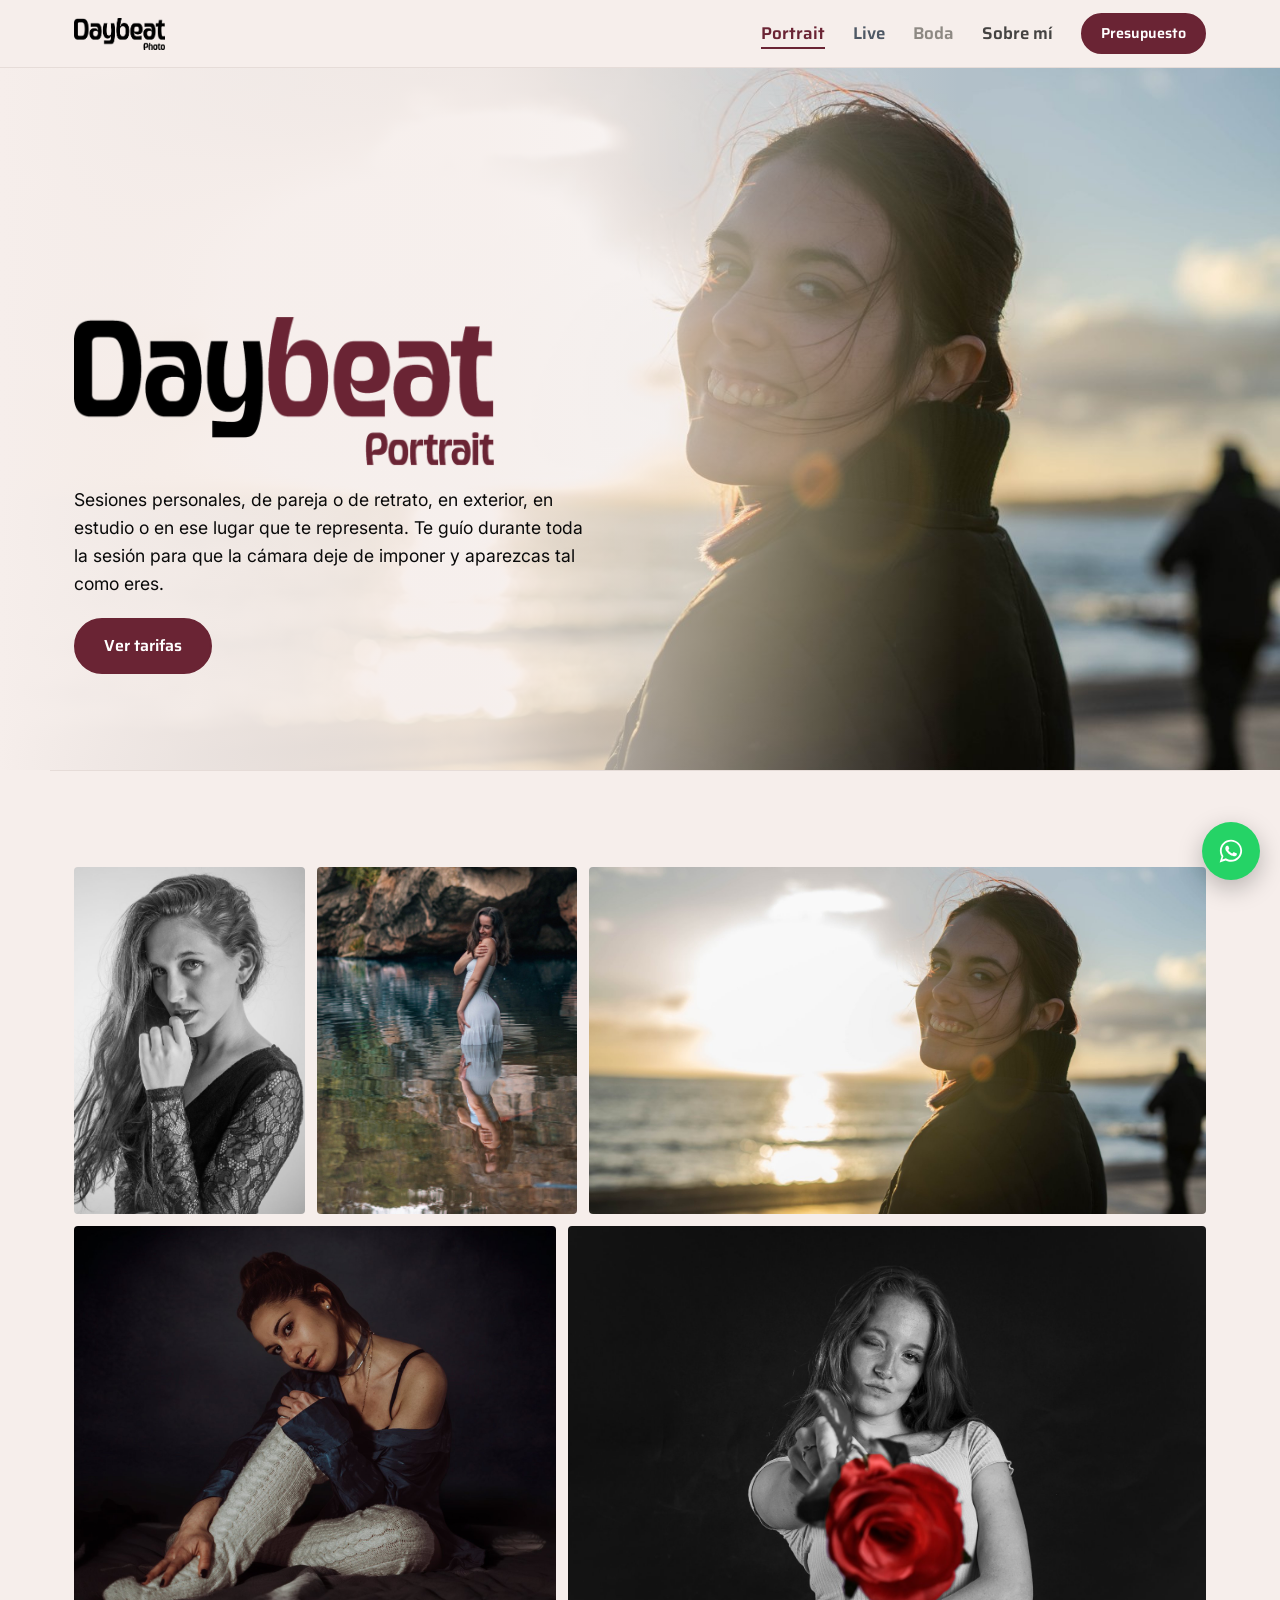
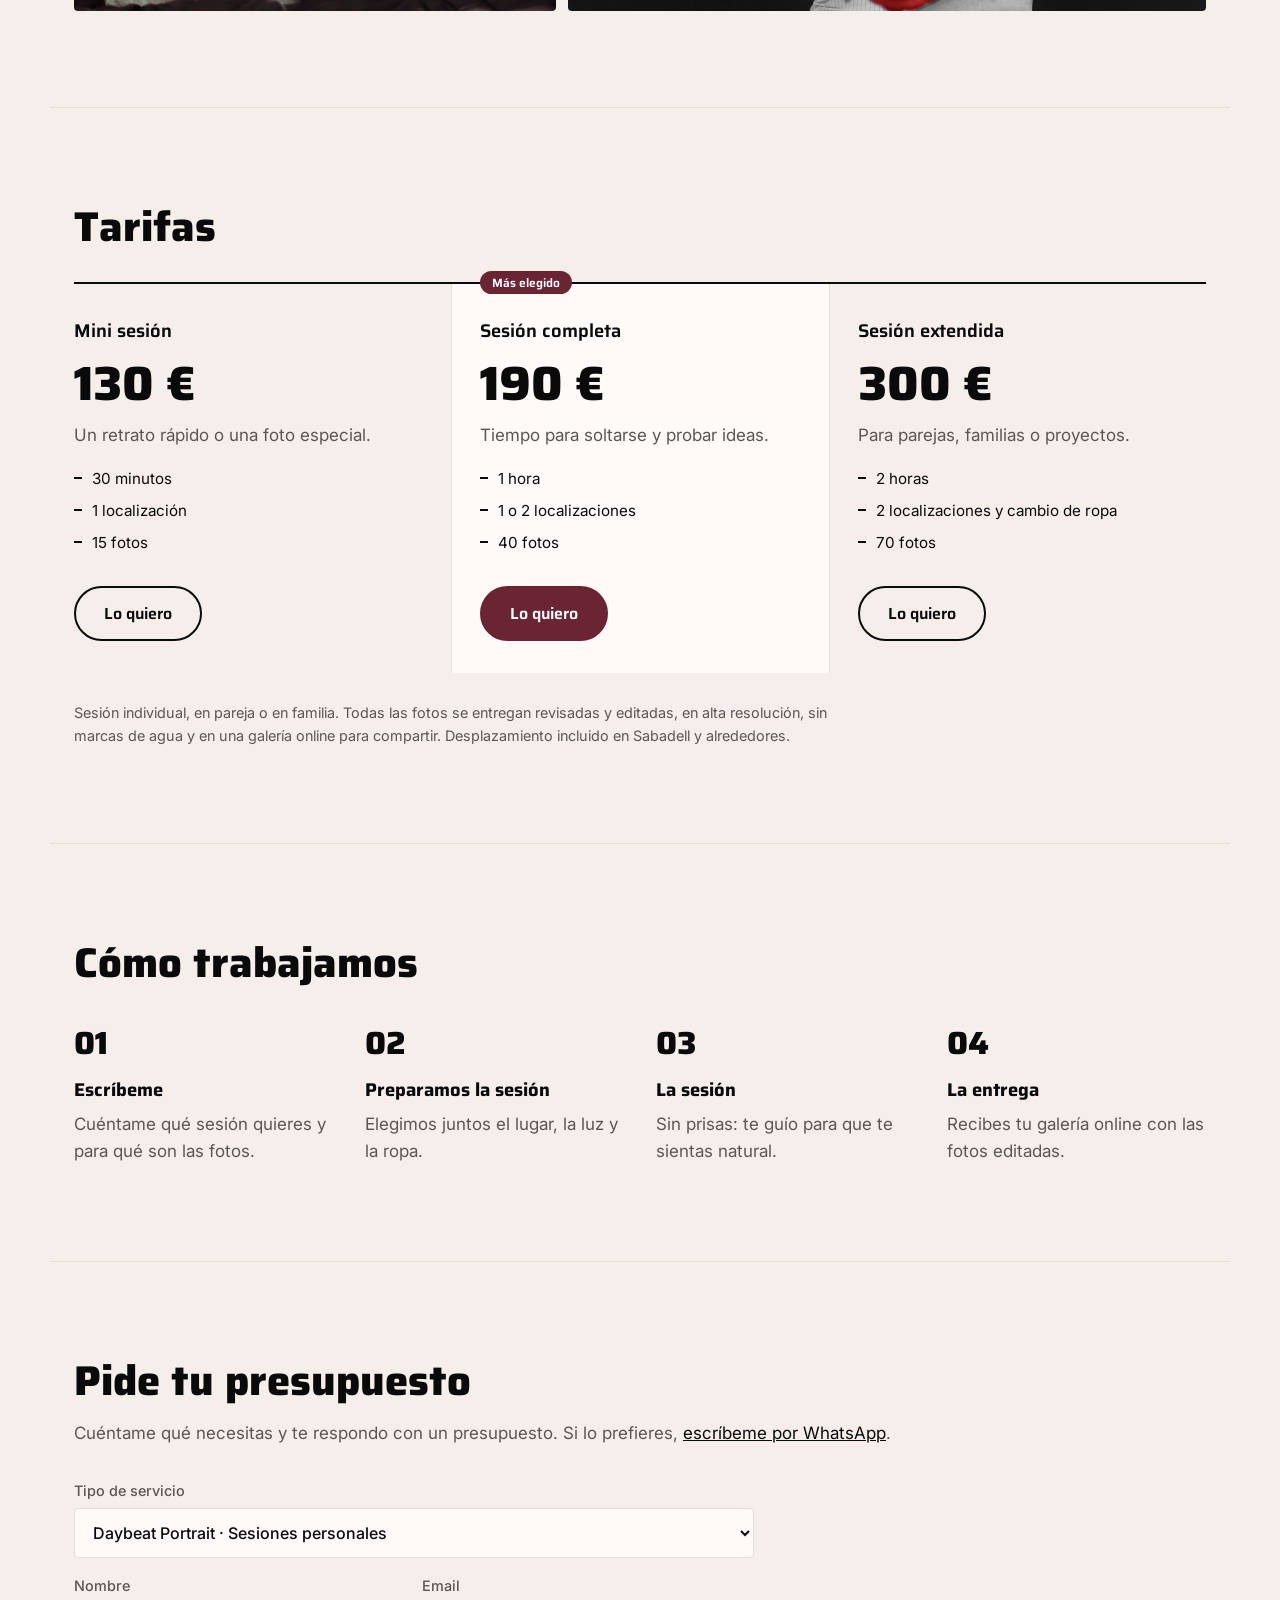
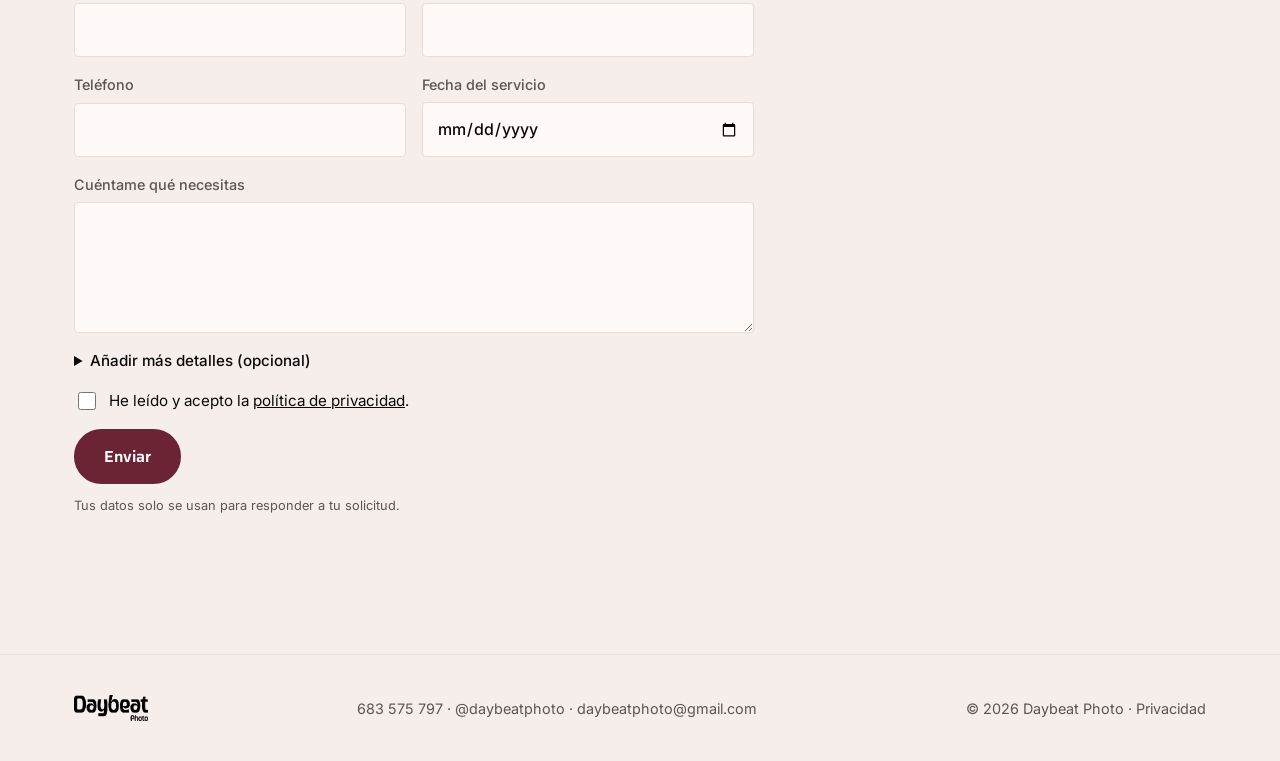
<file: portrait.html>
<!doctype html>
<html lang="es">
<head>
  <meta charset="utf-8">
  <meta name="viewport" content="width=device-width, initial-scale=1">
  <title>Daybeat Portrait · Sesiones de fotos en Sabadell</title>
  <meta name="description" content="Sesiones de retrato, pareja y familia en Sabadell. Desde 130 €.">
  <link rel="preconnect" href="https://fonts.googleapis.com">
  <link rel="preconnect" href="https://fonts.gstatic.com" crossorigin>
  <link href="https://fonts.googleapis.com/css2?family=Saira:wght@400;600;800&family=Inter:wght@400;500&display=swap" rel="stylesheet">
  <link rel="stylesheet" href="styles.css">
</head>
<body class="portrait">
  <header class="nav">
    <a class="logo" href="index.html"><img src="img/daybeat-photo.png" alt="Daybeat Photo, inicio"></a>
    <nav>
      <a href="portrait.html" class="portrait" aria-current="page">Portrait</a>
      <a href="live.html" class="live">Live</a>
      <a href="boda.html" class="boda">Boda</a>
      <a href="index.html#sobre-mi" class="nav-about">Sobre mí</a>
      <a href="#contacto" class="btn btn-small">Presupuesto</a>
    </nav>
  </header>

  <main>
    <section class="cover" style="--pos:center 30%">
      <img class="cover-img" src="img/portrait/portrait-playa.jpg" alt="">
      <div class="cover-inner">
        <img class="brand-logo" src="img/daybeat-portrait.png" alt="Daybeat Portrait">
        <p class="brand-intro">Sesiones personales, de pareja o de retrato, en exterior, en estudio o en ese lugar que te representa. Te guío durante toda la sesión para que la cámara deje de imponer y aparezcas tal como eres.</p>
        <a href="#tarifas" class="btn">Ver tarifas</a>
      </div>
    </section>

    <section class="work">
      <div class="gallery">
        <div class="g-row">
          <img src="img/portrait/portrait-estudio-bn.jpg" alt="Retrato de estudio en blanco y negro" loading="lazy" style="flex:0.667 1 0%;aspect-ratio:0.667">
          <img src="img/portrait/portrait-agua.jpg" alt="Mujer con vestido blanco dentro del agua de un río" loading="lazy" style="flex:0.750 1 0%;aspect-ratio:0.750">
          <img src="img/portrait/portrait-playa.jpg" alt="Chica sonriendo en la playa al atardecer" loading="lazy" style="flex:1.778 1 0%;aspect-ratio:1.778">
        </div>
        <div class="g-row">
          <img src="img/portrait/portrait-estudio-azul.jpg" alt="Retrato de estudio con camisa azul y calcetines de lana" loading="lazy" style="flex:1.250 1 0%;aspect-ratio:1.250">
          <img src="img/portrait/portrait-rosa.jpg" alt="Retrato en blanco y negro con una rosa roja" loading="lazy" style="flex:1.655 1 0%;aspect-ratio:1.655">
        </div>
      </div>
    </section>

    <section id="tarifas">
      <h2>Tarifas</h2>
      <div class="packs cols-3">
        <article class="pack">
          <h4>Mini sesión</h4>
          <p class="price">130 €</p>
          <p class="pack-desc">Un retrato rápido o una foto especial.</p>
          <ul>
            <li>30 minutos</li>
            <li>1 localización</li>
            <li>15 fotos</li>
          </ul>
          <a href="#contacto" class="btn btn-outline" data-servicio="Sesiones personales" data-pack="Mini sesión (130 €)">Lo quiero</a>
        </article>
        <article class="pack featured">
          <p class="tag">Más elegido</p>
          <h4>Sesión completa</h4>
          <p class="price">190 €</p>
          <p class="pack-desc">Tiempo para soltarse y probar ideas.</p>
          <ul>
            <li>1 hora</li>
            <li>1 o 2 localizaciones</li>
            <li>40 fotos</li>
          </ul>
          <a href="#contacto" class="btn" data-servicio="Sesiones personales" data-pack="Sesión completa (190 €)">Lo quiero</a>
        </article>
        <article class="pack">
          <h4>Sesión extendida</h4>
          <p class="price">300 €</p>
          <p class="pack-desc">Para parejas, familias o proyectos.</p>
          <ul>
            <li>2 horas</li>
            <li>2 localizaciones y cambio de ropa</li>
            <li>70 fotos</li>
          </ul>
          <a href="#contacto" class="btn btn-outline" data-servicio="Sesiones personales" data-pack="Sesión extendida (300 €)">Lo quiero</a>
        </article>
      </div>
      <p class="note">Sesión individual, en pareja o en familia. Todas las fotos se entregan revisadas y editadas, en alta resolución, sin marcas de agua y en una galería online para compartir. Desplazamiento incluido en Sabadell y alrededores.</p>
    </section>

    <section class="how">
      <h2>Cómo trabajamos</h2>
      <ol class="steps">
        <li><strong>Escríbeme</strong><span>Cuéntame qué sesión quieres y para qué son las fotos.</span></li>
        <li><strong>Preparamos la sesión</strong><span>Elegimos juntos el lugar, la luz y la ropa.</span></li>
        <li><strong>La sesión</strong><span>Sin prisas: te guío para que te sientas natural.</span></li>
        <li><strong>La entrega</strong><span>Recibes tu galería online con las fotos editadas.</span></li>
      </ol>
    </section>

    <section id="contacto" class="contact">
      <h2>Pide tu presupuesto</h2>
      <p>Cuéntame qué necesitas y te respondo con un presupuesto. Si lo prefieres, <a href="https://wa.me/34683575797" target="_blank" rel="noopener">escríbeme por WhatsApp</a>.</p>
      <form id="lead-form" novalidate>
        <label>Tipo de servicio
          <select name="servicio" required>
            <option value="">Elige una opción</option>
            <option value="Bodas">Daybeat Boda · Bodas</option>
            <option value="Sesiones personales" selected>Daybeat Portrait · Sesiones personales</option>
            <option value="Conciertos">Daybeat Live · Conciertos, teatro y Carnaval</option>
          </select>
        </label>
        <div class="row">
          <label>Nombre<input name="nombre" required autocomplete="name"></label>
          <label>Email<input name="email" type="email" required autocomplete="email"></label>
        </div>
        <div class="row">
          <label>Teléfono<input name="telefono" type="tel" autocomplete="tel"></label>
          <label>Fecha del servicio<input name="fecha" type="date"></label>
        </div>
        <label>Cuéntame qué necesitas<textarea name="mensaje" rows="4"></textarea></label>
        <details class="more">
          <summary>Añadir más detalles (opcional)</summary>
          <div class="more-fields">
            <div class="row">
              <label>Ubicación<input name="ubicacion"></label>
              <label>Duración<input name="duracion" placeholder="p. ej. 4 horas"></label>
            </div>
            <div class="row">
              <label>Personas<input name="personas" type="number" min="1"></label>
              <label>Presupuesto aproximado<input name="presupuesto" placeholder="p. ej. 800 €"></label>
            </div>
            <label>Extras<input name="extras" placeholder="Álbum, vídeo, segundo fotógrafo..."></label>
          </div>
        </details>
        <label class="check"><input type="checkbox" name="privacidad" required><span>He leído y acepto la <a href="privacidad.html" target="_blank">política de privacidad</a>.</span></label>
        <input name="web" class="hp" tabindex="-1" autocomplete="off" aria-hidden="true">
        <button class="btn" type="submit">Enviar</button>
        <p class="legal">Tus datos solo se usan para responder a tu solicitud.</p>
        <p id="form-status" role="status"></p>
      </form>
    </section>
  </main>

  <footer>
    <a href="index.html"><img src="img/daybeat-photo.png" alt="Daybeat Photo"></a>
    <span><a href="https://wa.me/34683575797">683 575 797</a> · <a href="https://instagram.com/daybeatphoto">@daybeatphoto</a> · <a href="mailto:daybeatphoto@gmail.com">daybeatphoto@gmail.com</a></span>
    <span>© <span id="year"></span> Daybeat Photo · <a href="privacidad.html">Privacidad</a></span>
  </footer>

  <a class="wa-float" href="https://wa.me/34683575797?text=Hola%20David%2C%20he%20visto%20tu%20web%20y%20me%20gustar%C3%ADa%20pedir%20informaci%C3%B3n." target="_blank" rel="noopener" aria-label="Escríbeme por WhatsApp">
    <svg viewBox="0 0 32 32" width="28" height="28" aria-hidden="true"><path fill="currentColor" d="M16 3C9 3 3.3 8.6 3.3 15.6c0 2.4.7 4.7 1.9 6.7L3 29l6.9-2.2c1.9 1 4 1.6 6.1 1.6 7 0 12.7-5.6 12.7-12.6S23 3 16 3zm0 23.1c-1.9 0-3.8-.5-5.4-1.5l-.4-.2-4.1 1.3 1.3-4-.3-.4c-1.1-1.7-1.7-3.6-1.7-5.6C5.4 9.8 10.2 5.1 16 5.1s10.6 4.7 10.6 10.5S21.8 26.1 16 26.1zm5.8-7.8c-.3-.2-1.9-.9-2.2-1s-.5-.2-.7.2-.8 1-1 1.2-.4.2-.7.1c-.3-.2-1.3-.5-2.5-1.6-.9-.8-1.5-1.8-1.7-2.1s0-.5.1-.6l.5-.6c.2-.2.2-.4.3-.6s0-.4 0-.6c-.1-.2-.7-1.7-1-2.3-.3-.6-.5-.5-.7-.5h-.6c-.2 0-.6.1-.9.4s-1.2 1.1-1.2 2.7 1.2 3.1 1.3 3.3c.2.2 2.3 3.5 5.6 4.9 2.8 1.1 3.3.9 3.9.8.6-.1 1.9-.8 2.2-1.5s.3-1.4.2-1.5c-.1-.2-.3-.3-.6-.4z"/></svg>
  </a>
  <script src="main.js"></script>
</body>
</html>
</file>
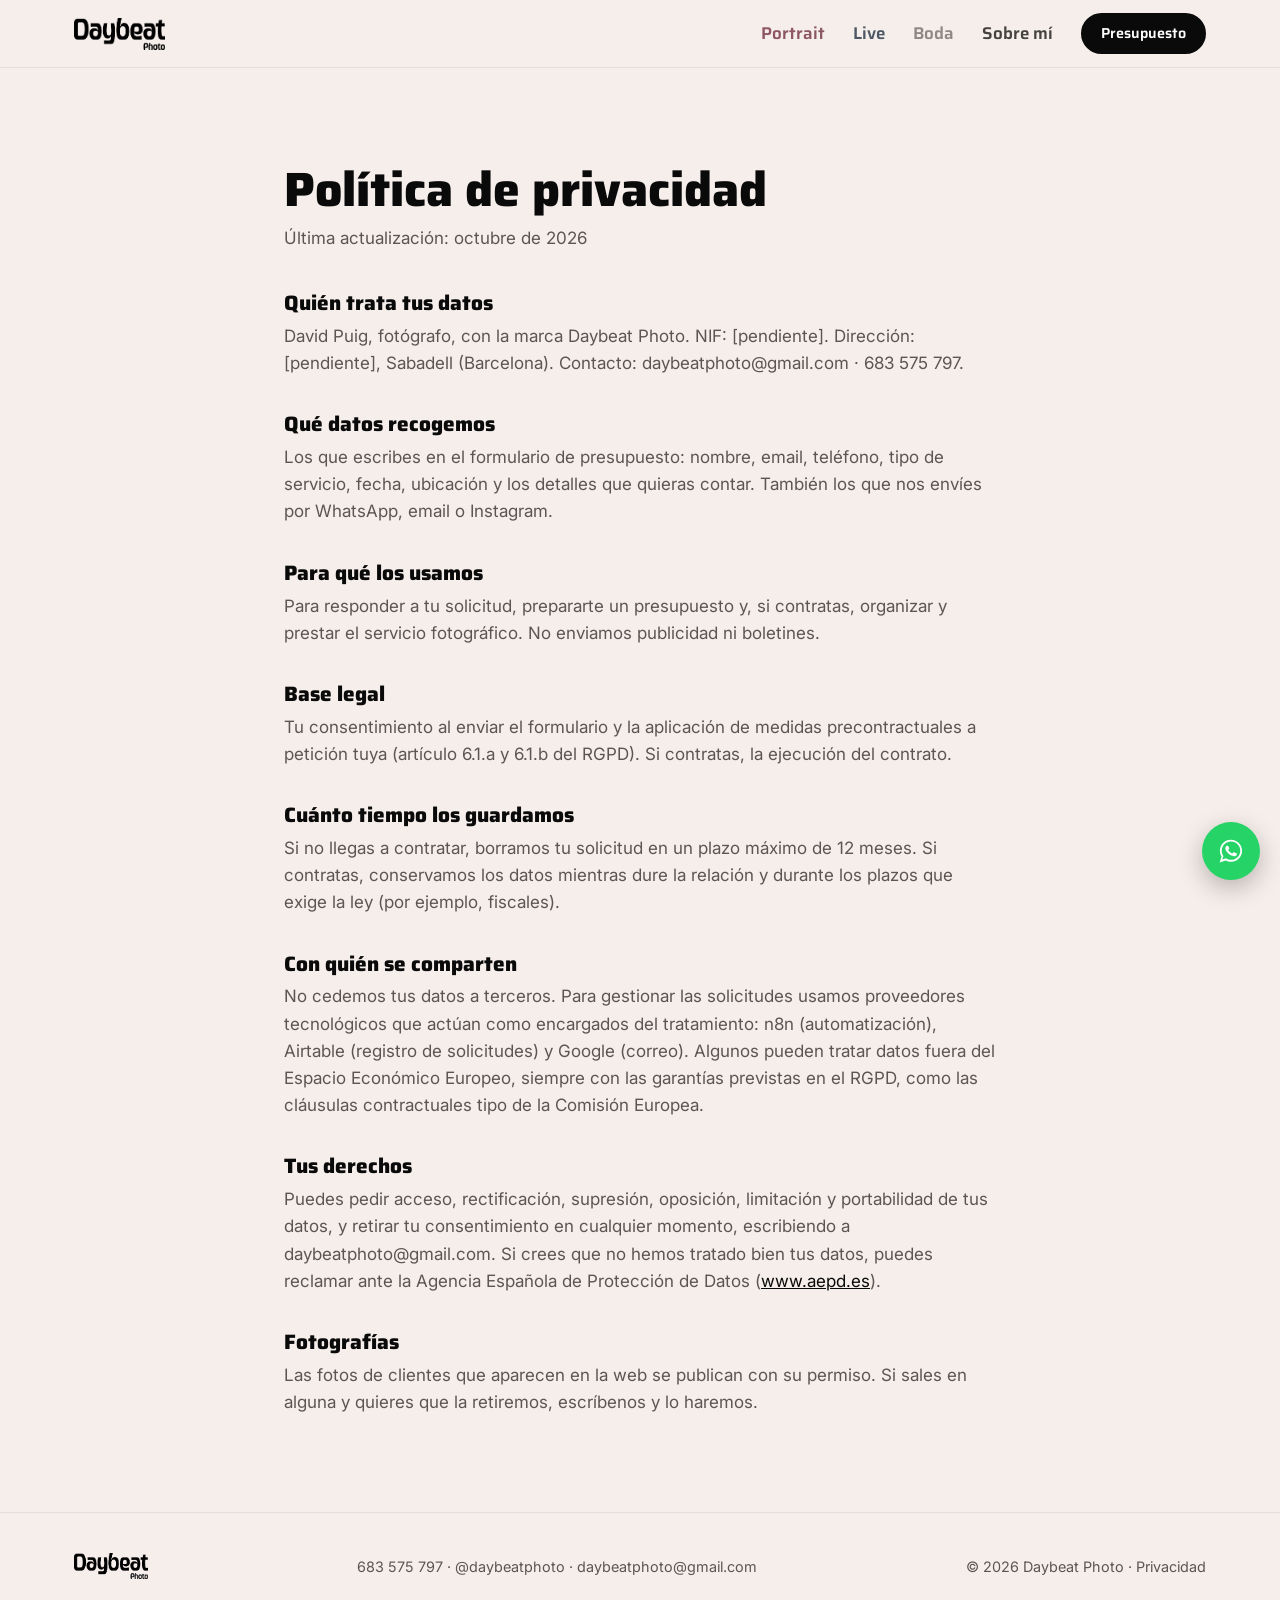
<file: privacidad.html>
<!doctype html>
<html lang="es">
<head>
  <meta charset="utf-8">
  <meta name="viewport" content="width=device-width, initial-scale=1">
  <title>Política de privacidad · Daybeat Photo</title>
  <meta name="description" content="Política de privacidad de Daybeat Photo.">
  <link rel="preconnect" href="https://fonts.googleapis.com">
  <link rel="preconnect" href="https://fonts.gstatic.com" crossorigin>
  <link href="https://fonts.googleapis.com/css2?family=Saira:wght@400;600;800&family=Inter:wght@400;500&display=swap" rel="stylesheet">
  <link rel="stylesheet" href="styles.css">
</head>
<body class="privacy">
  <header class="nav">
    <a class="logo" href="index.html"><img src="img/daybeat-photo.png" alt="Daybeat Photo, inicio"></a>
    <nav>
      <a href="portrait.html" class="portrait">Portrait</a>
      <a href="live.html" class="live">Live</a>
      <a href="boda.html" class="boda">Boda</a>
      <a href="index.html#sobre-mi" class="nav-about">Sobre mí</a>
      <a href="index.html#contacto" class="btn btn-small">Presupuesto</a>
    </nav>
  </header>

  <main>
    <section class="legal-page">
      <h1>Política de privacidad</h1>
      <p class="updated">Última actualización: octubre de 2026</p>

      <h2>Quién trata tus datos</h2>
      <p>David Puig, fotógrafo, con la marca Daybeat Photo. NIF: [pendiente]. Dirección: [pendiente], Sabadell (Barcelona). Contacto: daybeatphoto@gmail.com · 683 575 797.</p>

      <h2>Qué datos recogemos</h2>
      <p>Los que escribes en el formulario de presupuesto: nombre, email, teléfono, tipo de servicio, fecha, ubicación y los detalles que quieras contar. También los que nos envíes por WhatsApp, email o Instagram.</p>

      <h2>Para qué los usamos</h2>
      <p>Para responder a tu solicitud, prepararte un presupuesto y, si contratas, organizar y prestar el servicio fotográfico. No enviamos publicidad ni boletines.</p>

      <h2>Base legal</h2>
      <p>Tu consentimiento al enviar el formulario y la aplicación de medidas precontractuales a petición tuya (artículo 6.1.a y 6.1.b del RGPD). Si contratas, la ejecución del contrato.</p>

      <h2>Cuánto tiempo los guardamos</h2>
      <p>Si no llegas a contratar, borramos tu solicitud en un plazo máximo de 12 meses. Si contratas, conservamos los datos mientras dure la relación y durante los plazos que exige la ley (por ejemplo, fiscales).</p>

      <h2>Con quién se comparten</h2>
      <p>No cedemos tus datos a terceros. Para gestionar las solicitudes usamos proveedores tecnológicos que actúan como encargados del tratamiento: n8n (automatización), Airtable (registro de solicitudes) y Google (correo). Algunos pueden tratar datos fuera del Espacio Económico Europeo, siempre con las garantías previstas en el RGPD, como las cláusulas contractuales tipo de la Comisión Europea.</p>

      <h2>Tus derechos</h2>
      <p>Puedes pedir acceso, rectificación, supresión, oposición, limitación y portabilidad de tus datos, y retirar tu consentimiento en cualquier momento, escribiendo a daybeatphoto@gmail.com. Si crees que no hemos tratado bien tus datos, puedes reclamar ante la Agencia Española de Protección de Datos (<a href="https://www.aepd.es" target="_blank" rel="noopener">www.aepd.es</a>).</p>

      <h2>Fotografías</h2>
      <p>Las fotos de clientes que aparecen en la web se publican con su permiso. Si sales en alguna y quieres que la retiremos, escríbenos y lo haremos.</p>
    </section>


  </main>

  <footer>
    <a href="index.html"><img src="img/daybeat-photo.png" alt="Daybeat Photo"></a>
    <span><a href="https://wa.me/34683575797">683 575 797</a> · <a href="https://instagram.com/daybeatphoto">@daybeatphoto</a> · <a href="mailto:daybeatphoto@gmail.com">daybeatphoto@gmail.com</a></span>
    <span>© <span id="year"></span> Daybeat Photo · <a href="privacidad.html">Privacidad</a></span>
  </footer>

  <a class="wa-float" href="https://wa.me/34683575797?text=Hola%20David%2C%20he%20visto%20tu%20web%20y%20me%20gustar%C3%ADa%20pedir%20informaci%C3%B3n." target="_blank" rel="noopener" aria-label="Escríbeme por WhatsApp">
    <svg viewBox="0 0 32 32" width="28" height="28" aria-hidden="true"><path fill="currentColor" d="M16 3C9 3 3.3 8.6 3.3 15.6c0 2.4.7 4.7 1.9 6.7L3 29l6.9-2.2c1.9 1 4 1.6 6.1 1.6 7 0 12.7-5.6 12.7-12.6S23 3 16 3zm0 23.1c-1.9 0-3.8-.5-5.4-1.5l-.4-.2-4.1 1.3 1.3-4-.3-.4c-1.1-1.7-1.7-3.6-1.7-5.6C5.4 9.8 10.2 5.1 16 5.1s10.6 4.7 10.6 10.5S21.8 26.1 16 26.1zm5.8-7.8c-.3-.2-1.9-.9-2.2-1s-.5-.2-.7.2-.8 1-1 1.2-.4.2-.7.1c-.3-.2-1.3-.5-2.5-1.6-.9-.8-1.5-1.8-1.7-2.1s0-.5.1-.6l.5-.6c.2-.2.2-.4.3-.6s0-.4 0-.6c-.1-.2-.7-1.7-1-2.3-.3-.6-.5-.5-.7-.5h-.6c-.2 0-.6.1-.9.4s-1.2 1.1-1.2 2.7 1.2 3.1 1.3 3.3c.2.2 2.3 3.5 5.6 4.9 2.8 1.1 3.3.9 3.9.8.6-.1 1.9-.8 2.2-1.5s.3-1.4.2-1.5c-.1-.2-.3-.3-.6-.4z"/></svg>
  </a>
  <script src="main.js"></script>
</body>
</html>
</file>
<file: styles.css>
:root {
  --bg: #f6eeeb; --surface: #fffaf8; --text: #0a0a0a; --muted: #5c5653; --line: #e6dcd8;
  --boda: #9a9690; --boda-ink: #6b6760; --portrait: #6a2434; --live: #162638;
  --accent: var(--text); --accent-ink: var(--accent); --on-accent: #fff;
  --radius: 4px; --max: 1180px;
  --display: "Saira", system-ui, sans-serif;
  font-family: "Inter", system-ui, -apple-system, "Segoe UI", sans-serif;
}
.boda { --accent: var(--boda); --accent-ink: var(--boda-ink); --on-accent: var(--text); }
.portrait { --accent: var(--portrait); }
.live { --accent: var(--live); }
/* Live: modo oscuro, como un escenario */
body.dark { --bg: #0d1520; --surface: #142131; --text: #f3eee9; --muted: #a8b2bd; --line: #223247;
  --accent: #9fb6cf; --accent-ink: #9fb6cf; --on-accent: #0d1520; }

* { box-sizing: border-box; }
html { scroll-behavior: smooth; scroll-padding-top: 80px; }
body { margin: 0; background: var(--bg); color: var(--text); line-height: 1.6; font-size: 17px; }
a { color: inherit; }
img { max-width: 100%; display: block; }
h1 { margin: 0; }
h2 { font-family: var(--display); font-weight: 800; font-size: clamp(1.8rem, 4vw, 2.6rem); line-height: 1.1; margin: 0 0 32px; }
main > section { max-width: var(--max); margin: 0 auto; padding: 96px 24px; }
main > section + section { border-top: 1px solid var(--line); }

/* Botones */
.btn { display: inline-block; background: var(--accent); color: var(--on-accent); border: 2px solid var(--accent);
  padding: 13px 28px; border-radius: 999px; font-family: var(--display); font-weight: 600; font-size: 1rem;
  text-decoration: none; cursor: pointer; transition: transform .2s, opacity .2s; }
.btn:hover { transform: translateY(-1px); opacity: .9; }
.btn-outline { background: transparent; color: var(--accent-ink); border-color: currentColor; }
.btn-light { background: #fff; color: #0a0a0a; border-color: #fff; }
.btn-small { padding: 7px 18px; font-size: .9rem; }

/* Navegación */
.nav { position: sticky; top: 0; z-index: 20; background: color-mix(in srgb, var(--bg) 92%, transparent);
  backdrop-filter: blur(10px); border-bottom: 1px solid var(--line); display: flex; justify-content: space-between;
  align-items: center; height: 68px; padding: 0 max(24px, calc((100% - var(--max)) / 2 + 24px));
  transition: background .3s, border-color .3s; }
.logo img { height: 32px; width: auto; }
.nav nav { display: flex; gap: 28px; align-items: center; font-family: var(--display); font-weight: 600; }
.nav nav a:not(.btn) { text-decoration: none; color: var(--text); opacity: .75; }
.nav nav a:not(.btn):hover, .nav nav a[aria-current="page"] { opacity: 1; }
.nav nav a[aria-current="page"] { text-decoration: underline; text-decoration-thickness: 2px; text-underline-offset: 8px; }
.nav nav a.boda { color: var(--boda-ink); }
.nav nav a.portrait { color: var(--portrait); }
.nav nav a.live { color: var(--live); }
body.dark .nav nav a.boda, body.dark .nav nav a.portrait, body.dark .nav nav a.live { color: var(--text); }
/* En la portada el menú flota sobre la foto hasta que haces scroll */
body.home .nav { position: fixed; left: 0; right: 0; background: transparent; border-color: transparent; backdrop-filter: none; }
body.home .nav:not(.solid) .logo img { filter: brightness(0) invert(1); }
body.home .nav:not(.solid) nav a:not(.btn) { color: #fff; opacity: .9; }
body.home .nav:not(.solid) .btn { background: #fff; color: #0a0a0a; border-color: #fff; }
body.home .nav.solid { background: color-mix(in srgb, var(--bg) 92%, transparent); backdrop-filter: blur(10px); border-color: var(--line); }

/* Portada: foto de David a pantalla completa */
.home-hero { position: relative; height: 100svh; min-height: 560px; max-width: none !important; padding: 0 !important;
  display: grid; place-items: center; text-align: center; color: #fff; overflow: hidden; }
.hero-bg, .hero-bg img { position: absolute; inset: 0; width: 100%; height: 100%; }
.hero-bg img { object-fit: cover; object-position: center 40%; animation: hero-zoom 14s cubic-bezier(.2,.6,.2,1) both; }
@keyframes hero-zoom { from { transform: scale(1.25); } to { transform: scale(1); } }
.hero-bg::after { content: ""; position: absolute; inset: 0; background: linear-gradient(180deg, rgba(0,0,0,.45), rgba(0,0,0,.35) 45%, rgba(0,0,0,.65)); }
.home-hero-inner { position: relative; padding: 0 24px; display: grid; justify-items: center; gap: 20px; }
.home-hero h1 img { width: min(560px, 82vw); }
.home-hero .lead { font-size: clamp(1.05rem, 2.4vw, 1.3rem); margin: 0 0 12px; text-shadow: 0 1px 12px rgba(0,0,0,.4); }

/* Tarjetas de servicios */
.cards { display: grid; grid-template-columns: repeat(3, 1fr); gap: 24px; }
.card { background: var(--surface); border-radius: var(--radius); overflow: hidden; text-decoration: none;
  display: grid; justify-items: center; gap: 14px; padding-bottom: 28px; transition: transform .25s, box-shadow .25s; }
.card:hover { transform: translateY(-6px); box-shadow: 0 18px 40px rgba(0,0,0,.12); }
.card-photo { width: 100%; aspect-ratio: 4 / 5; object-fit: cover; transition: transform .6s; }
.card:hover .card-photo { transform: scale(1.03); }
.card-logo { width: 68%; margin-top: 10px; }
.card span { font-family: var(--display); font-weight: 600; color: var(--accent-ink); font-size: .95rem; }
.card.boda span { color: #000; }

/* Cabecera de cada servicio */
.cover { position: relative; max-width: none !important; padding: 0 !important; min-height: 78svh; display: grid; align-items: end; overflow: hidden; }
.cover-img { position: absolute; inset: 0; width: 100%; height: 100%; object-fit: cover; object-position: var(--pos, center); }
.cover::after { content: ""; position: absolute; inset: 0; background: linear-gradient(90deg, var(--bg) 0%, color-mix(in srgb, var(--bg) 85%, transparent) 38%, transparent 75%); }
.cover-inner { position: relative; z-index: 1; width: 100%; max-width: var(--max); margin: 0 auto; padding: 96px 24px; display: grid; gap: 20px; justify-items: start; }
.brand-logo { width: min(420px, 80vw); }
.brand-intro { max-width: 520px; font-size: 1.1rem; margin: 0; }

/* Galería: cada foto con su proporción, sin recortes */
.gallery { display: grid; gap: 12px; }
.g-row { display: flex; gap: 12px; }
.gallery img { min-width: 0; height: auto; border-radius: var(--radius); cursor: zoom-in; transition: opacity .2s; }
.gallery img:hover { opacity: .9; }
.lightbox { position: fixed; inset: 0; background: rgba(0,0,0,.92); display: grid; place-items: center; z-index: 50; cursor: zoom-out; }
.lightbox img { max-width: 92vw; max-height: 90vh; border-radius: var(--radius); }

/* Tarifas */
.packs { display: grid; gap: 0; border-top: 2px solid var(--text); }
.cols-4 { grid-template-columns: repeat(4, 1fr); }
.cols-3 { grid-template-columns: repeat(3, 1fr); }
.cols-2 { grid-template-columns: repeat(2, 1fr); }
.pack { position: relative; padding: 32px 28px 32px 0; display: flex; flex-direction: column; gap: 10px; }
.pack + .pack { padding-left: 28px; border-left: 1px solid var(--line); }
.pack h4 { font-family: var(--display); font-weight: 600; font-size: 1.15rem; margin: 0; }
.price { font-family: var(--display); font-weight: 800; font-size: clamp(2.2rem, 4vw, 3rem); line-height: 1; margin: 4px 0; color: var(--accent-ink); }
.pack-desc { margin: 0; color: var(--muted); }
.pack ul { list-style: none; margin: 8px 0 20px; padding: 0; display: grid; gap: 8px; font-size: .95rem; flex: 1; align-content: start; }
.pack li { padding-left: 18px; position: relative; }
.pack li::before { content: ""; position: absolute; left: 0; top: .65em; width: 8px; height: 2px; background: var(--accent-ink); }
.pack .btn { align-self: start; }
.pack .tag { position: absolute; top: -13px; left: 28px; margin: 0; background: var(--accent); color: var(--on-accent);
  font-family: var(--display); font-size: .75rem; font-weight: 600; padding: 2px 12px; border-radius: 999px; }
.pack.featured { background: var(--surface); padding-left: 28px; }
.note { color: var(--muted); font-size: .9rem; margin: 28px 0 0; max-width: 760px; }

/* Cómo trabajamos */
.steps { list-style: none; counter-reset: step; padding: 0; margin: 0; display: grid; grid-template-columns: repeat(4, 1fr); gap: 32px; }
.steps li { counter-increment: step; display: grid; gap: 6px; align-content: start; }
.steps li::before { content: counter(step, decimal-leading-zero); font-family: var(--display); font-weight: 800; font-size: 2rem; color: var(--accent-ink); }
.steps strong { font-family: var(--display); font-size: 1.15rem; }
.steps span { color: var(--muted); }

/* Sobre mí */
.about { display: grid; justify-items: center; text-align: center; }
.about img { width: 260px; aspect-ratio: 1; object-fit: cover; border-radius: 50%; }
.about h2 { margin-bottom: 16px; }
.about p { color: var(--muted); max-width: 580px; }
.contact-links { display: flex; flex-wrap: wrap; gap: 20px; align-items: center; justify-content: center; margin-top: 8px; }
.contact-links a:not(.btn) { text-underline-offset: 4px; }

/* Formulario */
.contact > p { color: var(--muted); margin: -16px 0 32px; }
.contact > p a { color: var(--accent-ink); }
form { display: grid; gap: 16px; max-width: 680px; }
.row { display: grid; grid-template-columns: 1fr 1fr; gap: 16px; }
label { display: grid; gap: 6px; color: var(--muted); font-size: .9rem; font-weight: 500; }
input, textarea, select { width: 100%; min-width: 0; background: var(--surface); border: 1px solid var(--line); color: var(--text);
  padding: 13px 14px; border-radius: var(--radius); font: inherit; font-size: 1rem; }
input:focus, textarea:focus, select:focus { outline: 2px solid var(--accent-ink); border-color: transparent; }
body.dark input, body.dark select, body.dark textarea { color-scheme: dark; }
.more summary { cursor: pointer; color: var(--accent-ink); font-weight: 500; font-size: .95rem; }
.more-fields { display: grid; gap: 16px; margin-top: 16px; }
form .btn { justify-self: start; }
.hp { position: absolute; left: -9999px; }
#form-status { min-height: 1.5em; margin: 0; }

/* Pie y WhatsApp */
footer { border-top: 1px solid var(--line); padding: 40px max(24px, calc((100% - var(--max)) / 2 + 24px));
  display: flex; justify-content: space-between; align-items: center; gap: 16px; color: var(--muted); font-size: .9rem; }
footer img { height: 26px; width: auto; }
footer a { text-decoration: none; }
footer a:hover { text-decoration: underline; }
.wa-float { position: fixed; right: 20px; bottom: 20px; z-index: 30; width: 58px; height: 58px; border-radius: 50%;
  background: #25d366; color: #fff; display: grid; place-items: center; box-shadow: 0 8px 24px rgba(0,0,0,.25); transition: transform .2s; }
.wa-float:hover { transform: scale(1.08); }

@media (max-width: 960px) {
  .cols-4, .cols-3 { grid-template-columns: 1fr 1fr; }
  .pack:nth-child(odd) { padding-left: 0; border-left: 0; }
  .pack:nth-child(n+3) { border-top: 1px solid var(--line); }
  .pack.featured { padding-left: 28px; }
  .steps { grid-template-columns: 1fr 1fr; }
  .cards { grid-template-columns: 1fr; max-width: 520px; margin: 0 auto; }
  .card-photo { aspect-ratio: 3 / 2; }
}
@media (max-width: 760px) {
  body { font-size: 16px; }
  main > section { padding: 64px 18px; }
  .nav { padding: 0 16px; }
  .nav nav { gap: 12px; font-size: .85rem; }
  .nav nav .nav-about { display: none; }
  .nav .btn-small { padding: 6px 12px; font-size: .8rem; }
  .logo img { height: 26px; }
  .cover { min-height: auto; align-items: stretch; }
  .cover-img { position: relative; height: 46svh; }
  .cover::after { display: none; }
  .cover-inner { padding: 32px 18px 8px; }
  .cols-4, .cols-3, .cols-2, .steps, .row { grid-template-columns: 1fr; }
  .pack, .pack + .pack, .pack.featured { padding: 28px 0; border-left: 0; }
  .pack + .pack { border-top: 1px solid var(--line); }
  .pack.featured { padding: 28px 18px; }
  .g-row { flex-direction: column; }
  .gallery img { width: 100%; }
  .about { grid-template-columns: 1fr; justify-items: center; text-align: center; gap: 24px; }
  .about img { width: 180px; }
  .contact-links { justify-content: center; }
  footer { flex-direction: column; text-align: center; }
  .wa-float { width: 52px; height: 52px; right: 14px; bottom: 14px; }
}
@media (prefers-reduced-motion: reduce) { html { scroll-behavior: auto; } .hero-bg img { animation: none; } }
label, .row > * { min-width: 0; }

/* Privacidad */
.check { display: flex; gap: 10px; align-items: flex-start; font-weight: 400; color: var(--text); font-size: .95rem; }
.check input { width: 18px; height: 18px; margin-top: 3px; flex: none; accent-color: var(--accent-ink); }
.check a, footer span a { color: inherit; }
.legal { color: var(--muted); font-size: .8rem; margin: -4px 0 0; }
.legal-page { max-width: 760px !important; }
.legal-page h1 { font-family: var(--display); font-weight: 800; font-size: clamp(2rem, 5vw, 3rem); line-height: 1.1; margin: 0 0 8px; }
.legal-page .updated { color: var(--muted); margin: 0 0 40px; }
.legal-page h2 { font-size: 1.3rem; margin: 36px 0 8px; }
.legal-page p { margin: 0; color: var(--muted); }
.legal-page a { color: var(--text); }
@media (max-width: 760px) { .hero-bg img { object-position: 38% center; } }
</file>
